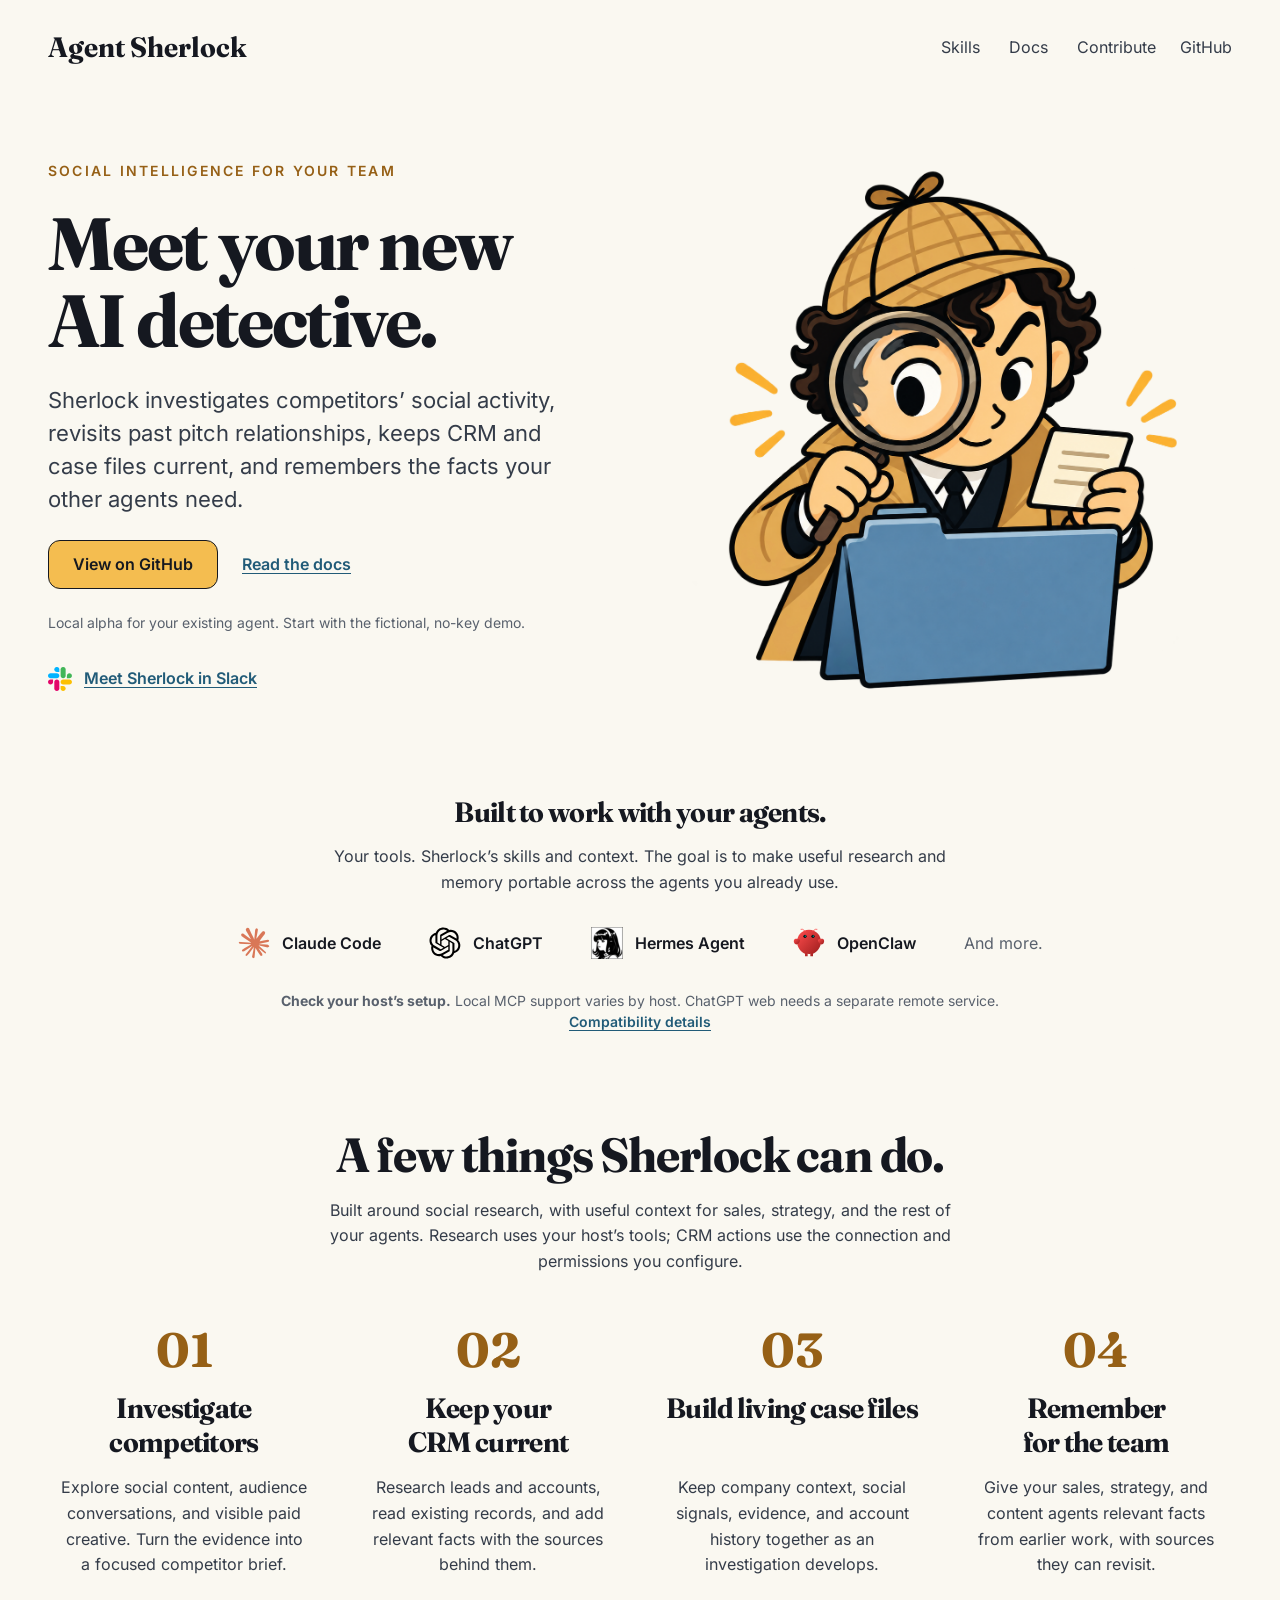
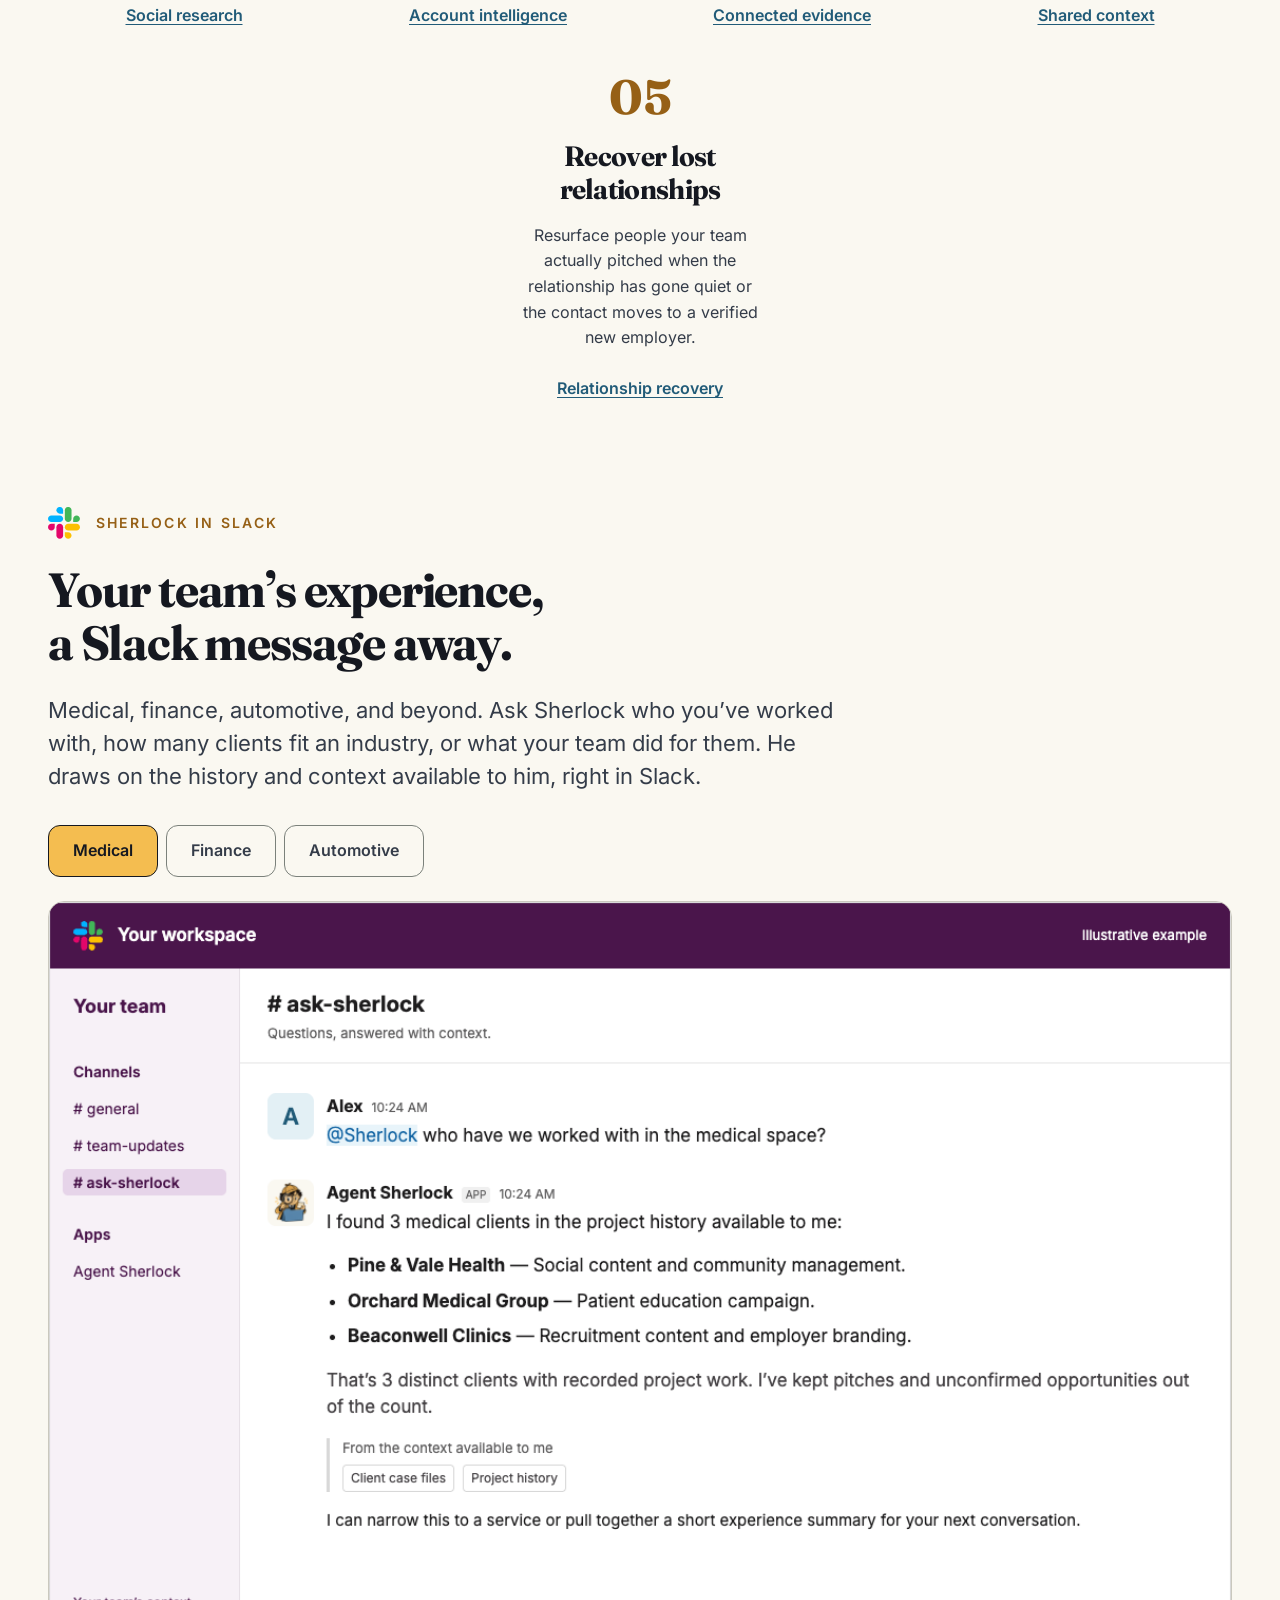
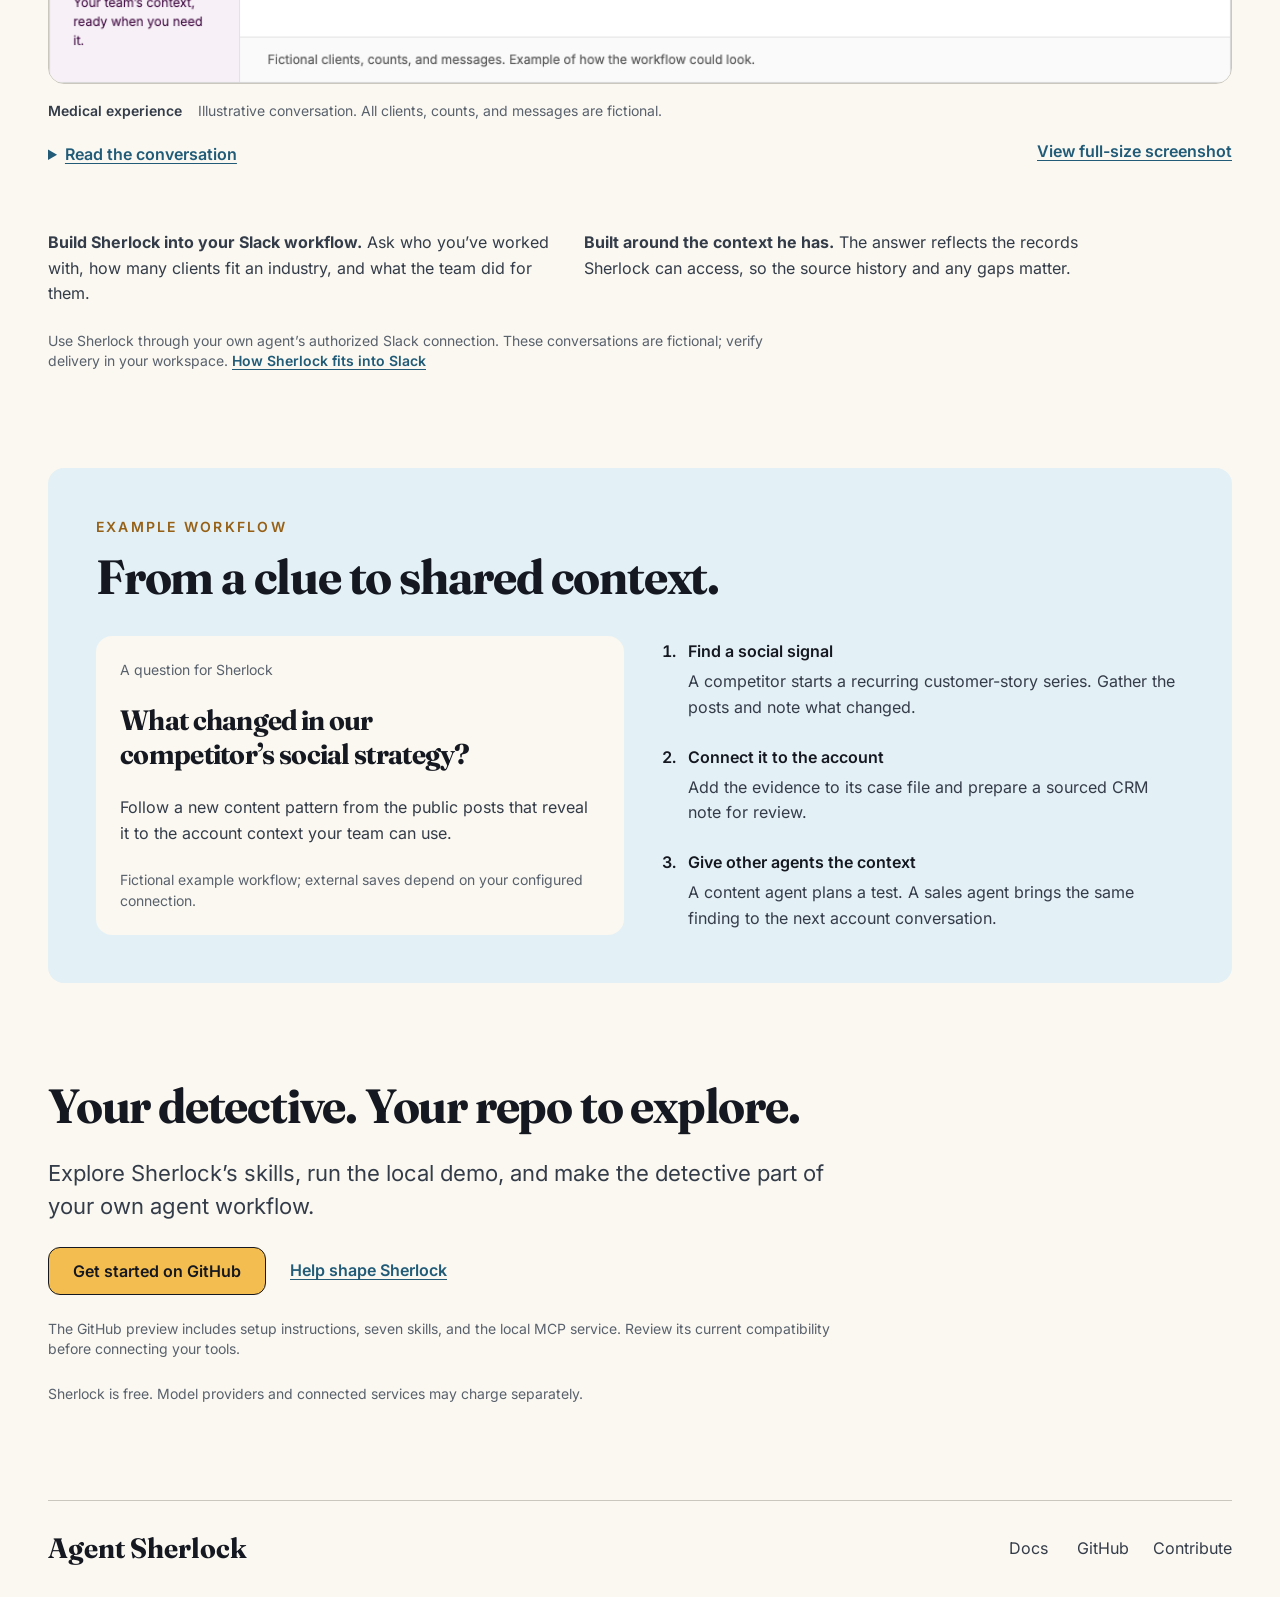
<file: public-facing/index.html>
<!doctype html>
<html lang="en">
  <head>
    <meta charset="utf-8" />
    <meta name="viewport" content="width=device-width, initial-scale=1" />
    <meta name="description" content="Meet Agent Sherlock: an AI detective for social competitor research, past pitch relationships, account context, and shared memory for your team of agents. Local skills and MCP preview." />
    <title>Agent Sherlock — Social intelligence for your team</title>
    <link rel="icon" href="data:," />
    <link rel="stylesheet" href="assets/styles/fonts.css" />
    <link rel="stylesheet" href="assets/styles/tokens.css" />
    <link rel="stylesheet" href="assets/styles/components.css" />
    <link rel="stylesheet" href="styles.css" />
    <script src="assets/examples/slack-examples.js" defer></script>
    <script src="slack-gallery.js" defer></script>
  </head>
  <body class="sherlock">
    <a class="sherlock-skip-link" href="#main">Skip to content</a>
    <header class="sherlock-container sherlock-nav site-header">
      <a class="sherlock-brand" href="index.html" aria-label="Agent Sherlock home"><span>Agent Sherlock</span></a>
      <nav aria-label="Primary navigation">
        <ul class="sherlock-nav-list">
          <li><a class="sherlock-nav-link" href="#capabilities">Skills</a></li>
          <li><a class="sherlock-nav-link" href="docs.html">Docs</a></li>
          <li><a class="sherlock-nav-link" href="docs.html#contribute">Contribute</a></li>
          <li><a class="sherlock-nav-link" href="https://github.com/keithsol91/agent-sherlock">GitHub</a></li>
        </ul>
      </nav>
    </header>

    <main id="main" tabindex="-1">
      <section class="sherlock-hero sherlock-container" aria-labelledby="hero-title">
        <div class="sherlock-hero-copy">
          <p class="sherlock-eyebrow">Social intelligence for your team</p>
          <h1 id="hero-title">Meet your new AI detective.</h1>
          <p class="sherlock-lead">Sherlock investigates competitors’ social activity, revisits past pitch relationships, keeps CRM and case files current, and remembers the facts your other agents need.</p>
          <div class="sherlock-actions">
            <a class="sherlock-button" href="https://github.com/keithsol91/agent-sherlock">View on GitHub</a>
            <a class="sherlock-link" href="docs.html">Read the docs</a>
          </div>
          <p class="sherlock-caption sherlock-muted">Local alpha for your existing agent. Start with the fictional, no-key demo.</p>
          <a class="slack-entry sherlock-link" href="#slack"><img src="assets/brands/slack-logo.svg" width="24" height="24" alt="" /> Meet Sherlock in Slack</a>
        </div>
        <img class="sherlock-hero-art" src="assets/sherlock-hero-candidate.png" width="1312" height="1199" alt="Sherlock examining a clue with a magnifying glass behind a blue case folder" fetchpriority="high" />
      </section>

      <section id="agents" class="sherlock-section sherlock-container agent-compatibility" aria-labelledby="agents-title">
        <h2 id="agents-title">Built to work with your agents.</h2>
        <p class="agent-compatibility-intro">Your tools. Sherlock’s skills and context. The goal is to make useful research and memory portable across the agents you already use.</p>
        <ul class="agent-logo-list" aria-label="Agent compatibility targets">
          <li><img src="assets/brands/claude-mark.png" width="32" height="32" alt="" /><span>Claude Code</span></li>
          <li><img src="assets/brands/chatgpt-mark.svg" width="32" height="32" alt="" /><span>ChatGPT</span></li>
          <li><img src="assets/brands/hermes-mark.png" width="32" height="32" alt="" /><span>Hermes Agent</span></li>
          <li><img src="assets/brands/openclaw-mark.svg" width="32" height="32" alt="" /><span>OpenClaw</span></li>
          <li class="agent-logo-more">And more.</li>
        </ul>
        <p class="sherlock-caption sherlock-muted agent-compatibility-note"><strong>Check your host’s setup.</strong> Local MCP support varies by host. ChatGPT web needs a separate remote service. <a class="sherlock-link" href="docs.html#compatibility">Compatibility details</a></p>
      </section>

      <section id="capabilities" class="sherlock-section sherlock-container" aria-labelledby="capabilities-title">
        <div class="section-intro">
          <h2 id="capabilities-title">A few things Sherlock can do.</h2>
          <p>Built around social research, with useful context for sales, strategy, and the rest of your agents. Research uses your host’s tools; CRM actions use the connection and permissions you configure.</p>
        </div>
        <ul class="sherlock-skills">
          <li class="sherlock-skill">
            <span class="skill-index" aria-hidden="true">01</span>
            <h3>Investigate competitors</h3>
            <p>Explore social content, audience conversations, and visible paid creative. Turn the evidence into a focused competitor brief.</p>
            <a class="sherlock-link skill-detail" href="docs.html#social-research">Social research</a>
          </li>
          <li class="sherlock-skill">
            <span class="skill-index" aria-hidden="true">02</span>
            <h3>Keep your CRM current</h3>
            <p>Research leads and accounts, read existing records, and add relevant facts with the sources behind them.</p>
            <a class="sherlock-link skill-detail" href="docs.html#crm">Account intelligence</a>
          </li>
          <li class="sherlock-skill">
            <span class="skill-index" aria-hidden="true">03</span>
            <h3>Build living case files</h3>
            <p>Keep company context, social signals, evidence, and account history together as an investigation develops.</p>
            <a class="sherlock-link skill-detail" href="docs.html#case-files">Connected evidence</a>
          </li>
          <li class="sherlock-skill">
            <span class="skill-index" aria-hidden="true">04</span>
            <h3>Remember for the team</h3>
            <p>Give your sales, strategy, and content agents relevant facts from earlier work, with sources they can revisit.</p>
            <a class="sherlock-link skill-detail" href="docs.html#recall">Shared context</a>
          </li>
          <li id="relationships" class="sherlock-skill">
            <span class="skill-index" aria-hidden="true">05</span>
            <h3>Recover lost relationships</h3>
            <p>Resurface people your team actually pitched when the relationship has gone quiet or the contact moves to a verified new employer.</p>
            <a class="sherlock-link skill-detail" href="https://github.com/keithsol91/agent-sherlock/blob/v0.2.1a2/public-facing/documentation/relationships.md">Relationship recovery</a>
          </li>
        </ul>
      </section>

      <section id="slack" class="sherlock-section sherlock-container" aria-labelledby="slack-title">
        <div class="slack-section-heading">
          <div class="slack-brand-label"><img src="assets/brands/slack-logo.svg" width="32" height="32" alt="Slack" /><p class="sherlock-eyebrow">Sherlock in Slack</p></div>
          <h2 id="slack-title">Your team’s experience,<br class="desktop-break" /> a Slack message away.</h2>
          <p class="sherlock-lead">Medical, finance, automotive, and beyond. Ask Sherlock who you’ve worked with, how many clients fit an industry, or what your team did for them. He draws on the history and context available to him, right in Slack.</p>
        </div>
        <div id="slack-industry-picker" class="slack-industry-picker" role="group" aria-label="Choose an example industry" hidden>
          <button type="button" class="industry-button" data-industry="medical" aria-pressed="true" aria-controls="slack-example">Medical</button>
          <button type="button" class="industry-button" data-industry="finance" aria-pressed="false" aria-controls="slack-example">Finance</button>
          <button type="button" class="industry-button" data-industry="automotive" aria-pressed="false" aria-controls="slack-example">Automotive</button>
        </div>
        <figure id="slack-example" class="slack-example" aria-labelledby="slack-caption">
          <picture>
            <source id="slack-mobile-image" media="(max-width: 639px)" srcset="assets/examples/slack-medical-mobile.png" />
            <img id="slack-screenshot" class="slack-screenshot" src="assets/examples/slack-medical-desktop.png" width="1120" height="740" alt="Illustrative Slack screenshot: a teammate asks about medical experience and Sherlock lists three fictional clients and their project work." loading="lazy" />
          </picture>
          <figcaption id="slack-caption"><strong id="slack-industry-caption">Medical experience</strong><span>Illustrative conversation. All clients, counts, and messages are fictional.</span></figcaption>
        </figure>
        <p id="slack-gallery-status" class="sherlock-visually-hidden" role="status" aria-live="polite"></p>
        <div class="slack-example-details">
          <details class="slack-transcript">
            <summary>Read the conversation</summary>
            <div id="slack-transcript-copy">
              <p><strong>Alex:</strong> @Sherlock who have we worked with in the medical space?</p>
              <p><strong>Agent Sherlock:</strong> I found 3 medical clients in the project history available to me: Pine &amp; Vale Health, Orchard Medical Group, and Beaconwell Clinics.</p>
              <p>This is a fictional demonstration of recalling past client work.</p>
            </div>
          </details>
          <a id="slack-screenshot-link" class="sherlock-link" href="assets/examples/slack-medical-desktop.png">View full-size screenshot</a>
        </div>
        <noscript><p class="sherlock-caption">More screenshots: <a class="sherlock-link" href="assets/examples/slack-finance-desktop.png">Finance</a> and <a class="sherlock-link" href="assets/examples/slack-automotive-desktop.png">Automotive</a>.</p></noscript>
        <div class="slack-context-notes">
          <p><strong>Build Sherlock into your Slack workflow.</strong> Ask who you’ve worked with, how many clients fit an industry, and what the team did for them.</p>
          <p><strong>Built around the context he has.</strong> The answer reflects the records Sherlock can access, so the source history and any gaps matter.</p>
        </div>
        <p class="sherlock-caption sherlock-muted slack-availability">Use Sherlock through your own agent’s authorized Slack connection. These conversations are fictional; verify delivery in your workspace. <a class="sherlock-link" href="docs.html#slack">How Sherlock fits into Slack</a></p>
      </section>

      <section id="workflow" class="sherlock-section sherlock-container" aria-labelledby="workflow-title">
        <div class="sherlock-case-panel">
          <div class="workflow-heading">
            <p class="sherlock-eyebrow">Example workflow</p>
            <h2 id="workflow-title">From a clue to shared context.</h2>
          </div>
          <div class="example-question">
            <p class="sherlock-caption sherlock-muted">A question for Sherlock</p>
            <h3>What changed in our competitor’s social strategy?</h3>
            <p>Follow a new content pattern from the public posts that reveal it to the account context your team can use.</p>
            <p class="sherlock-caption sherlock-muted">Fictional example workflow; external saves depend on your configured connection.</p>
          </div>
          <ol class="workflow-steps">
            <li>
              <h3>Find a social signal</h3>
              <p>A competitor starts a recurring customer-story series. Gather the posts and note what changed.</p>
            </li>
            <li>
              <h3>Connect it to the account</h3>
              <p>Add the evidence to its case file and prepare a sourced CRM note for review.</p>
            </li>
            <li>
              <h3>Give other agents the context</h3>
              <p>A content agent plans a test. A sales agent brings the same finding to the next account conversation.</p>
            </li>
          </ol>
        </div>
      </section>

      <section id="open-source" class="sherlock-section sherlock-container participation" aria-labelledby="open-source-title">
        <div class="sherlock-stack">
          <h2 id="open-source-title">Your detective. Your repo to explore.</h2>
          <p class="sherlock-lead">Explore Sherlock’s skills, run the local demo, and make the detective part of your own agent workflow.</p>
          <div class="sherlock-actions">
            <a class="sherlock-button" href="https://github.com/keithsol91/agent-sherlock">Get started on GitHub</a>
            <a class="sherlock-link" href="docs.html#contribute">Help shape Sherlock</a>
          </div>
          <p class="sherlock-caption sherlock-muted">The GitHub preview includes setup instructions, seven skills, and the local MCP service. Review its current compatibility before connecting your tools.</p>
          <p class="sherlock-caption sherlock-muted">Sherlock is free. Model providers and connected services may charge separately.</p>
        </div>
      </section>
    </main>

    <footer class="sherlock-footer sherlock-container">
      <a class="sherlock-brand" href="index.html"><span>Agent Sherlock</span></a>
      <nav aria-label="Footer navigation">
        <ul class="sherlock-nav-list">
          <li><a class="sherlock-nav-link" href="docs.html">Docs</a></li>
          <li><a class="sherlock-nav-link" href="https://github.com/keithsol91/agent-sherlock">GitHub</a></li>
          <li><a class="sherlock-nav-link" href="docs.html#contribute">Contribute</a></li>
        </ul>
      </nav>
    </footer>
  </body>
</html>
</file>
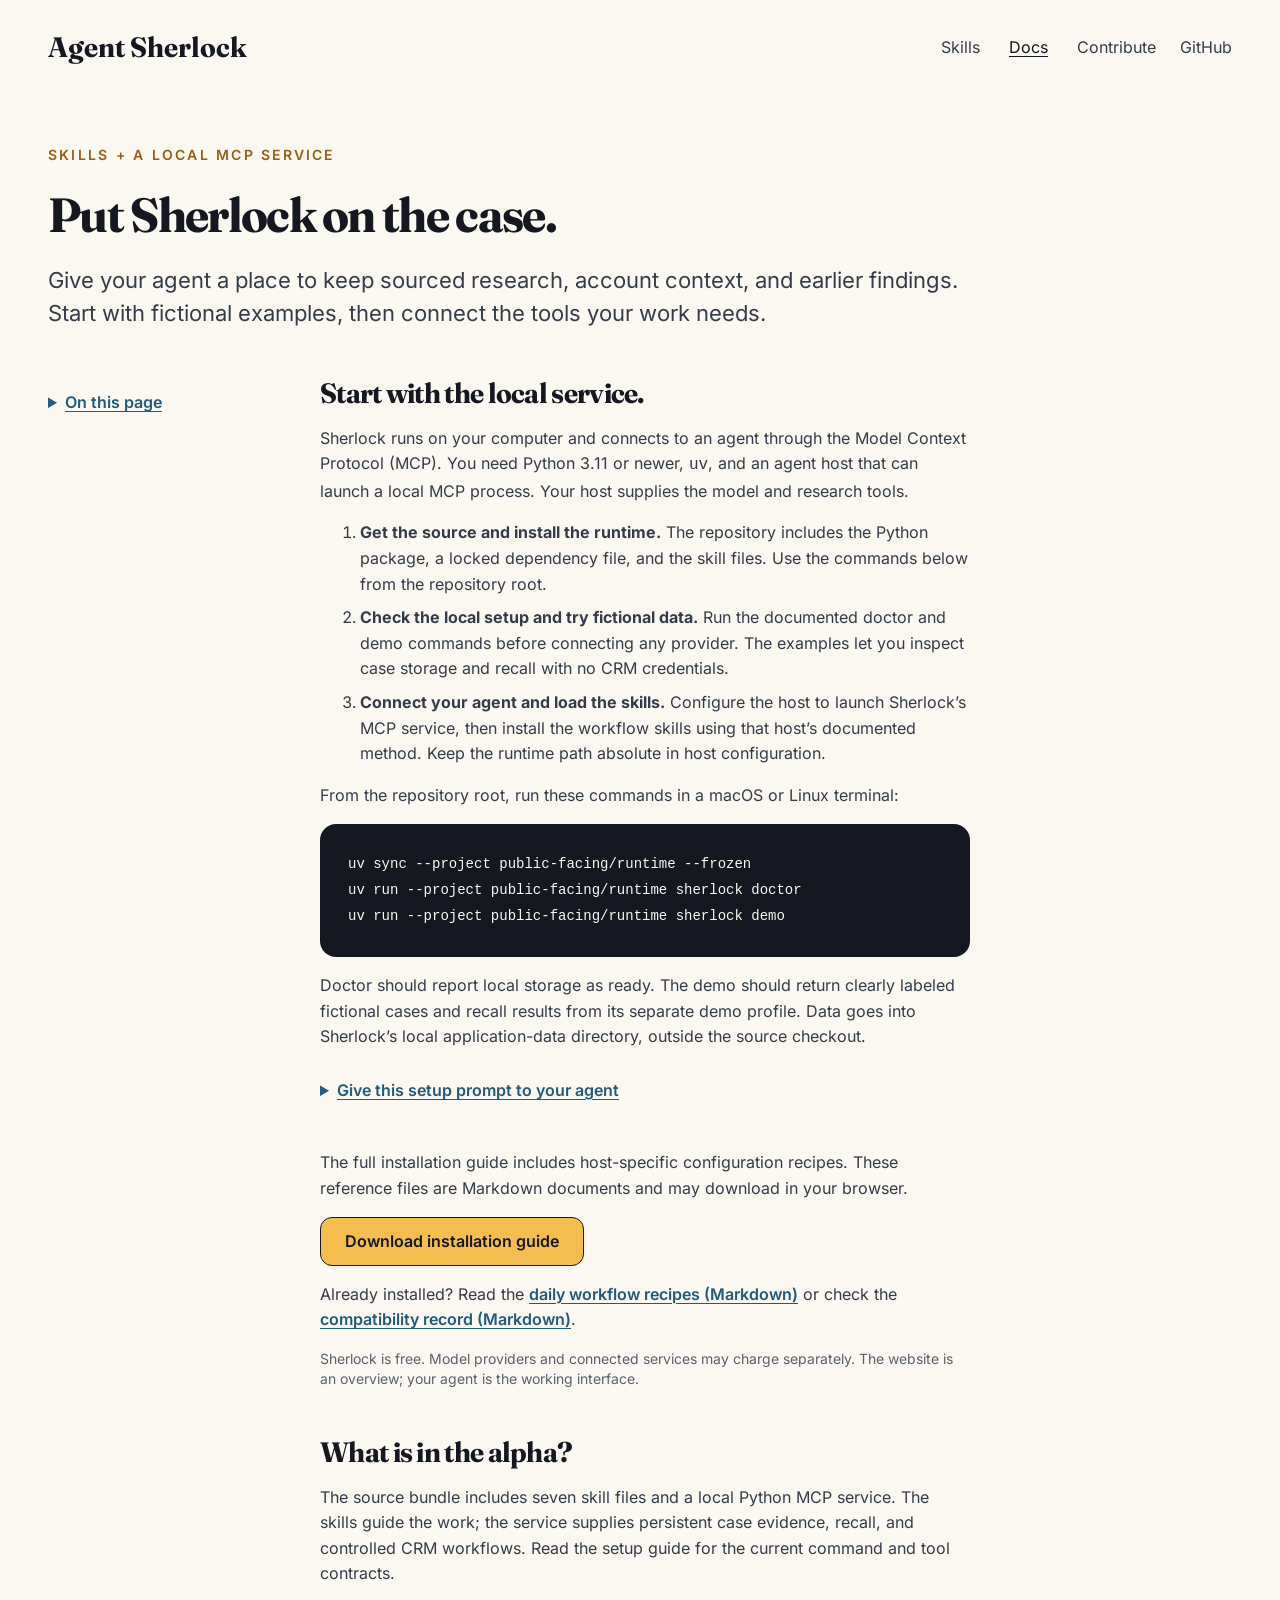
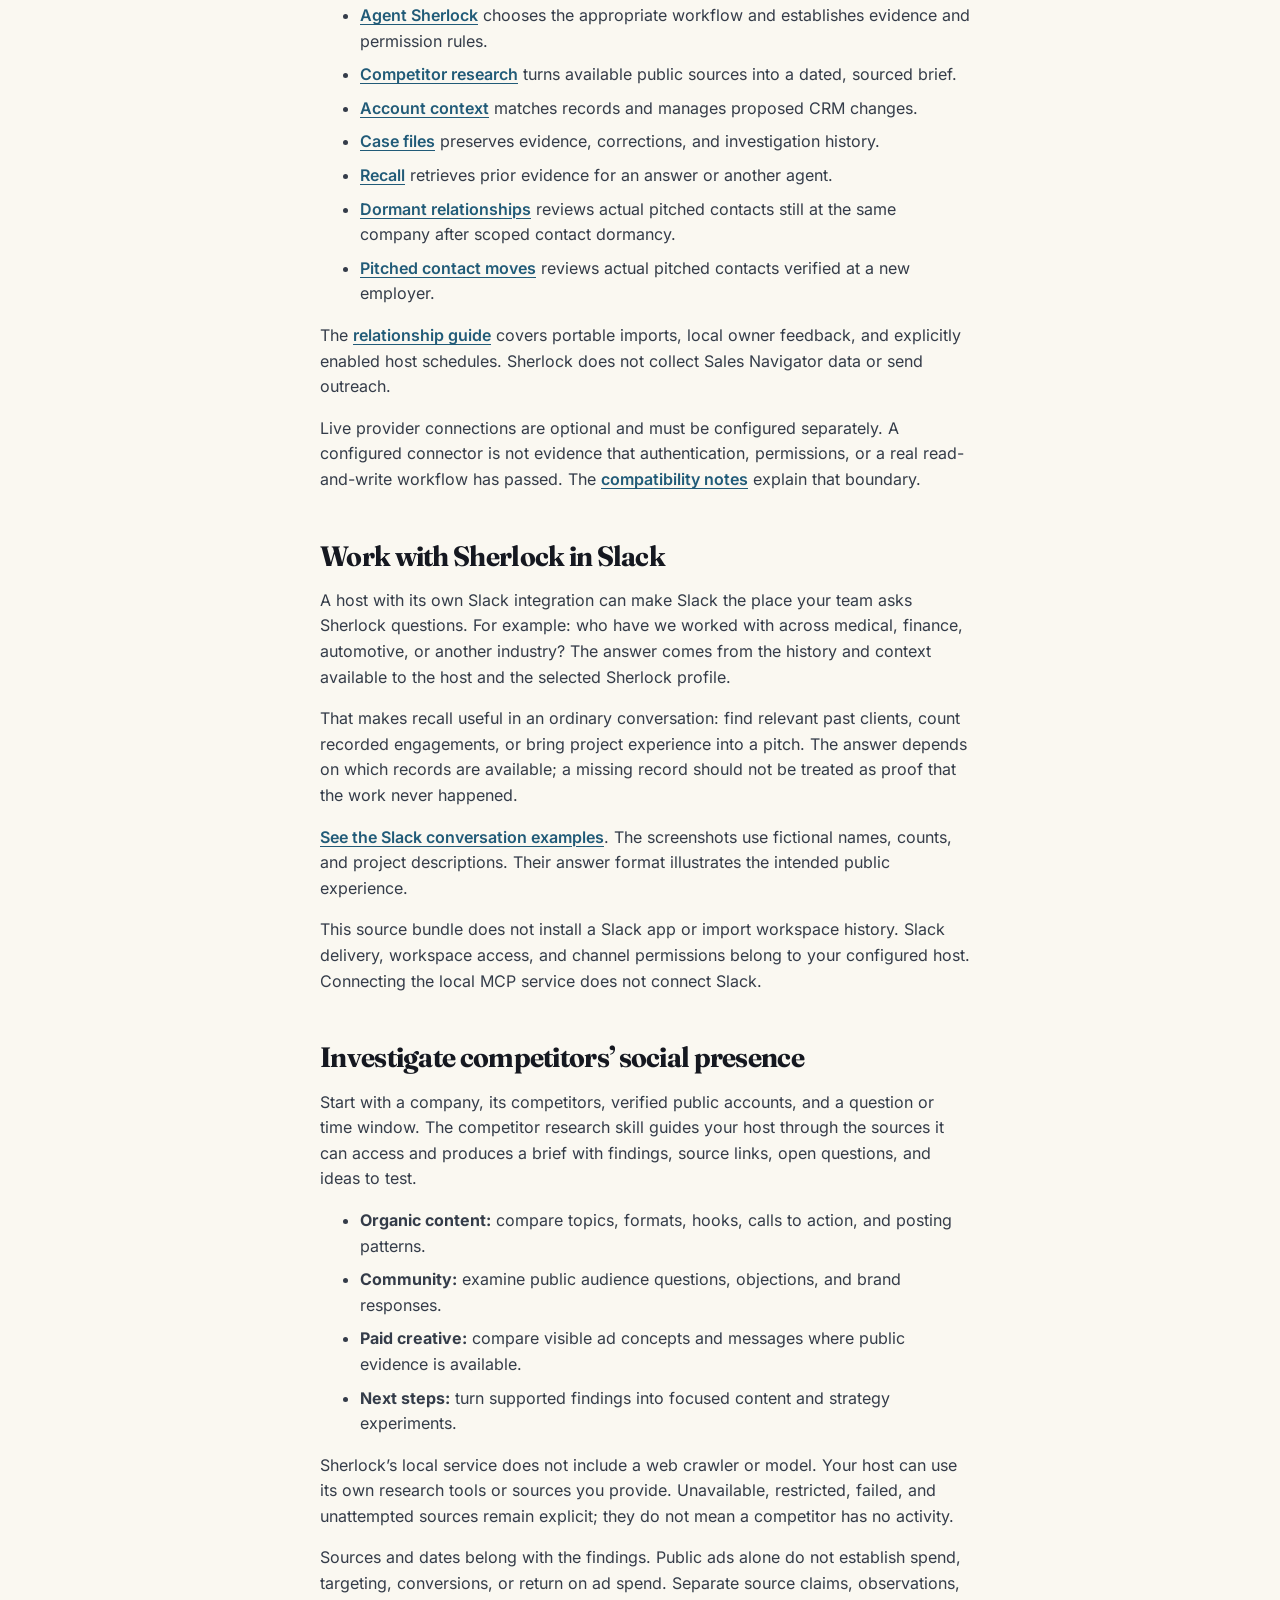
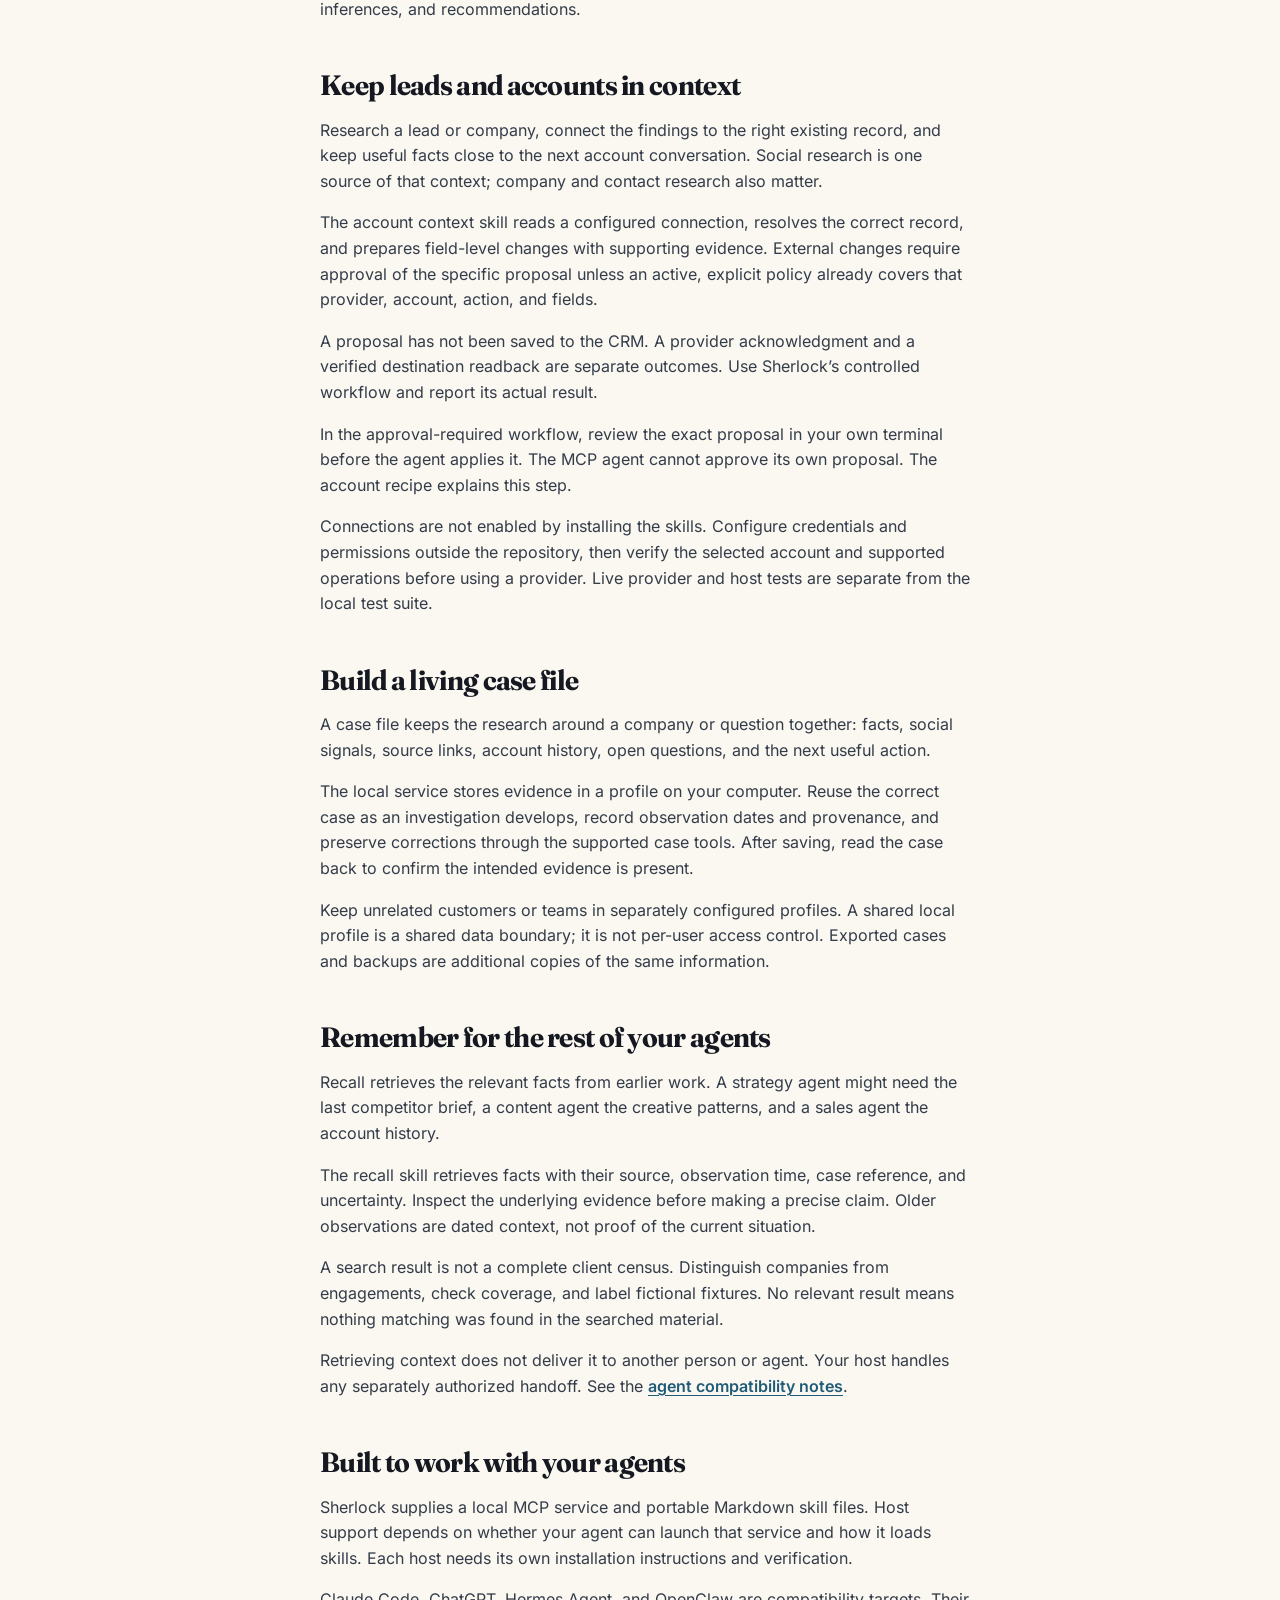
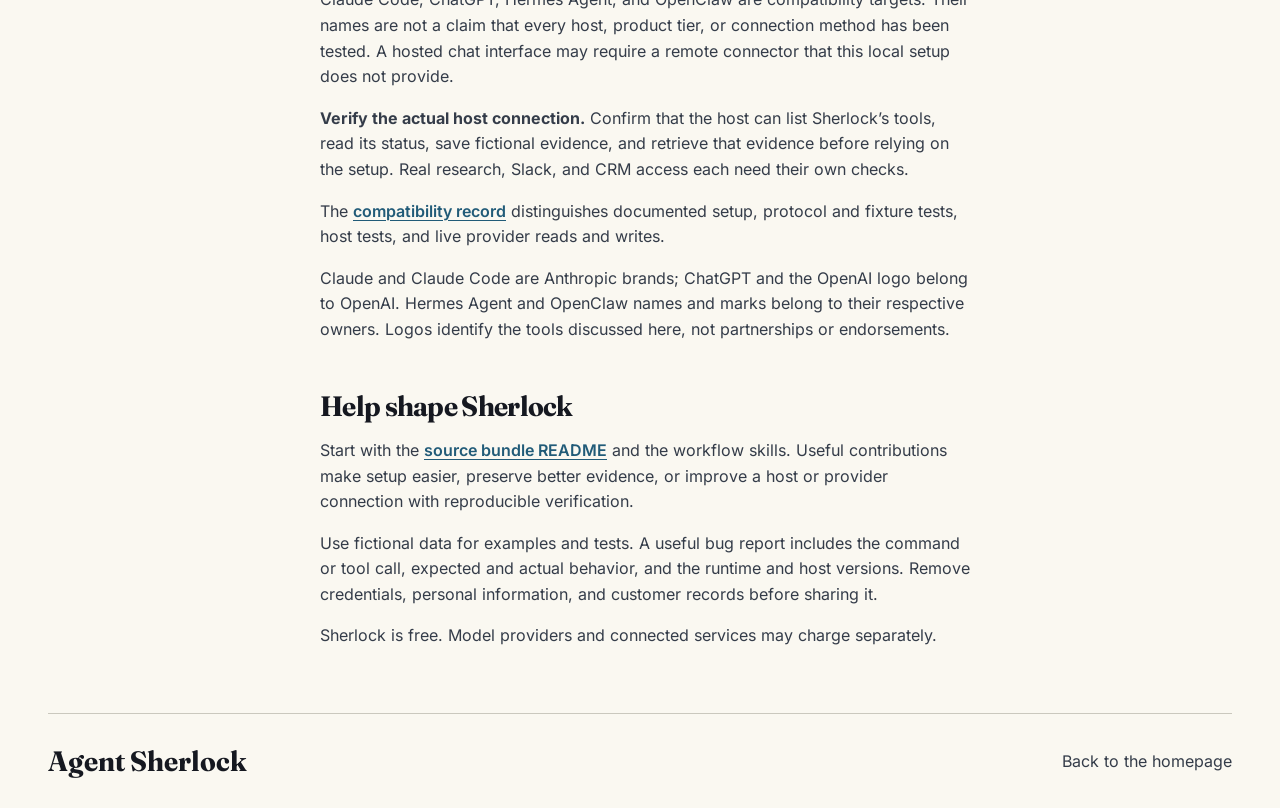
<file: public-facing/docs.html>
<!doctype html>
<html lang="en">
  <head>
    <meta charset="utf-8" />
    <meta name="viewport" content="width=device-width, initial-scale=1" />
    <meta name="description" content="Set up Agent Sherlock’s skills and local MCP service for sourced competitor research, account context, living case files, and recall." />
    <title>Setup &amp; docs — Agent Sherlock</title>
    <link rel="icon" href="data:," />
    <link rel="stylesheet" href="assets/styles/fonts.css" />
    <link rel="stylesheet" href="assets/styles/tokens.css" />
    <link rel="stylesheet" href="assets/styles/components.css" />
    <link rel="stylesheet" href="styles.css" />
  </head>
  <body class="sherlock">
    <a class="sherlock-skip-link" href="#main">Skip to content</a>
    <header class="sherlock-container sherlock-nav site-header">
      <a class="sherlock-brand" href="index.html"><span>Agent Sherlock</span></a>
      <nav aria-label="Primary navigation">
        <ul class="sherlock-nav-list">
          <li><a class="sherlock-nav-link" href="index.html#capabilities">Skills</a></li>
          <li><a class="sherlock-nav-link" href="docs.html" aria-current="page">Docs</a></li>
          <li><a class="sherlock-nav-link" href="#contribute">Contribute</a></li>
          <li><a class="sherlock-nav-link" href="https://github.com/keithsol91/agent-sherlock">GitHub</a></li>
        </ul>
      </nav>
    </header>
    <main id="main" class="sherlock-container" tabindex="-1">
      <div class="docs-header">
        <p class="sherlock-eyebrow">Skills + a local MCP service</p>
        <h1>Put Sherlock on the case.</h1>
        <p class="sherlock-lead sherlock-prose">Give your agent a place to keep sourced research, account context, and earlier findings. Start with fictional examples, then connect the tools your work needs.</p>
      </div>
      <div class="docs-layout">
        <details class="docs-contents">
          <summary>On this page</summary>
          <nav aria-label="On this page">
            <ul>
            <li><a class="sherlock-link" href="#getting-started">Get started</a></li>
            <li><a class="sherlock-link" href="#availability">What is included</a></li>
            <li><a class="sherlock-link" href="#slack">Sherlock in Slack</a></li>
            <li><a class="sherlock-link" href="#social-research">Social research</a></li>
            <li><a class="sherlock-link" href="#crm">CRM and accounts</a></li>
            <li><a class="sherlock-link" href="#case-files">Living case files</a></li>
            <li><a class="sherlock-link" href="#recall">Recall for other agents</a></li>
            <li><a class="sherlock-link" href="#compatibility">Agent compatibility</a></li>
            <li><a class="sherlock-link" href="#contribute">Contribute</a></li>
            </ul>
          </nav>
        </details>
        <div class="docs-prose">
          <section id="getting-started" aria-labelledby="getting-started-title">
            <h2 id="getting-started-title">Start with the local service.</h2>
            <p>Sherlock runs on your computer and connects to an agent through the Model Context Protocol (MCP). You need Python 3.11 or newer, <code>uv</code>, and an agent host that can launch a local MCP process. Your host supplies the model and research tools.</p>
            <ol>
              <li><strong>Get the source and install the runtime.</strong> The repository includes the Python package, a locked dependency file, and the skill files. Use the commands below from the repository root.</li>
              <li><strong>Check the local setup and try fictional data.</strong> Run the documented doctor and demo commands before connecting any provider. The examples let you inspect case storage and recall with no CRM credentials.</li>
              <li><strong>Connect your agent and load the skills.</strong> Configure the host to launch Sherlock’s MCP service, then install the workflow skills using that host’s documented method. Keep the runtime path absolute in host configuration.</li>
            </ol>
            <p>From the repository root, run these commands in a macOS or Linux terminal:</p>
            <div class="sherlock-code">
              <pre tabindex="0" role="region" aria-label="Local setup commands"><code>uv sync --project public-facing/runtime --frozen
uv run --project public-facing/runtime sherlock doctor
uv run --project public-facing/runtime sherlock demo</code></pre>
            </div>
            <p>Doctor should report local storage as ready. The demo should return clearly labeled fictional cases and recall results from its separate demo profile. Data goes into Sherlock’s local application-data directory, outside the source checkout.</p>
            <details class="docs-prompt">
              <summary>Give this setup prompt to your agent</summary>
              <p>Replace the source path with your checkout’s absolute path, then paste this into the local agent you want to use:</p>
              <div class="sherlock-code">
                <pre tabindex="0" role="region" aria-label="Agent setup prompt"><code>Set up Agent Sherlock from
/absolute/path/to/Agent Sherlock/public-facing.
Read documentation/install.md, compatibility.md,
and permissions.md in its documentation folder.
Use a private data directory outside the checkout.
Run doctor and the fictional no-provider demo.
Register its local stdio MCP service with this host
and install all seven skills using this host's
supported method. Preserve unrelated settings
and existing skill files; show conflicts first.
Verify tool discovery and case save/read/recall
in a test profile, and report what passed.
Keep CRM approval required. Do not connect a
provider, enable autosave, or publish anything.</code></pre>
              </div>
            </details>
            <p>The full installation guide includes host-specific configuration recipes. These reference files are Markdown documents and may download in your browser.</p>
            <p><a class="sherlock-button" href="documentation/install.md" download>Download installation guide</a></p>
            <p>Already installed? Read the <a class="sherlock-link" href="documentation/daily-recipes.md">daily workflow recipes (Markdown)</a> or check the <a class="sherlock-link" href="documentation/compatibility.md">compatibility record (Markdown)</a>.</p>
            <p class="sherlock-caption sherlock-muted">Sherlock is free. Model providers and connected services may charge separately. The website is an overview; your agent is the working interface.</p>
          </section>
          <section id="availability" aria-labelledby="availability-title">
            <h2 id="availability-title">What is in the alpha?</h2>
            <p>The source bundle includes seven skill files and a local Python MCP service. The skills guide the work; the service supplies persistent case evidence, recall, and controlled CRM workflows. Read the setup guide for the current command and tool contracts.</p>
            <ul>
              <li><a class="sherlock-link" href="skills/agent-sherlock/SKILL.md">Agent Sherlock</a> chooses the appropriate workflow and establishes evidence and permission rules.</li>
              <li><a class="sherlock-link" href="skills/sherlock-competitor-research/SKILL.md">Competitor research</a> turns available public sources into a dated, sourced brief.</li>
              <li><a class="sherlock-link" href="skills/sherlock-account-context/SKILL.md">Account context</a> matches records and manages proposed CRM changes.</li>
              <li><a class="sherlock-link" href="skills/sherlock-case-files/SKILL.md">Case files</a> preserves evidence, corrections, and investigation history.</li>
              <li><a class="sherlock-link" href="skills/sherlock-recall/SKILL.md">Recall</a> retrieves prior evidence for an answer or another agent.</li>
              <li><a class="sherlock-link" href="skills/sherlock-dormant-relationships/SKILL.md">Dormant relationships</a> reviews actual pitched contacts still at the same company after scoped contact dormancy.</li>
              <li><a class="sherlock-link" href="skills/sherlock-pitched-contact-moves/SKILL.md">Pitched contact moves</a> reviews actual pitched contacts verified at a new employer.</li>
            </ul>
            <p>The <a class="sherlock-link" href="documentation/relationships.md">relationship guide</a> covers portable imports, local owner feedback, and explicitly enabled host schedules. Sherlock does not collect Sales Navigator data or send outreach.</p>
            <p>Live provider connections are optional and must be configured separately. A configured connector is not evidence that authentication, permissions, or a real read-and-write workflow has passed. The <a class="sherlock-link" href="#compatibility">compatibility notes</a> explain that boundary.</p>
          </section>
          <section id="slack" aria-labelledby="slack-docs-title">
            <h2 id="slack-docs-title">Work with Sherlock in Slack</h2>
            <p>A host with its own Slack integration can make Slack the place your team asks Sherlock questions. For example: who have we worked with across medical, finance, automotive, or another industry? The answer comes from the history and context available to the host and the selected Sherlock profile.</p>
            <p>That makes recall useful in an ordinary conversation: find relevant past clients, count recorded engagements, or bring project experience into a pitch. The answer depends on which records are available; a missing record should not be treated as proof that the work never happened.</p>
            <p><a class="sherlock-link" href="index.html#slack">See the Slack conversation examples</a>. The screenshots use fictional names, counts, and project descriptions. Their answer format illustrates the intended public experience.</p>
            <p>This source bundle does not install a Slack app or import workspace history. Slack delivery, workspace access, and channel permissions belong to your configured host. Connecting the local MCP service does not connect Slack.</p>
          </section>
          <section id="social-research" aria-labelledby="social-title">
            <h2 id="social-title">Investigate competitors’ social presence</h2>
            <p>Start with a company, its competitors, verified public accounts, and a question or time window. The competitor research skill guides your host through the sources it can access and produces a brief with findings, source links, open questions, and ideas to test.</p>
            <ul>
              <li><strong>Organic content:</strong> compare topics, formats, hooks, calls to action, and posting patterns.</li>
              <li><strong>Community:</strong> examine public audience questions, objections, and brand responses.</li>
              <li><strong>Paid creative:</strong> compare visible ad concepts and messages where public evidence is available.</li>
              <li><strong>Next steps:</strong> turn supported findings into focused content and strategy experiments.</li>
            </ul>
            <p>Sherlock’s local service does not include a web crawler or model. Your host can use its own research tools or sources you provide. Unavailable, restricted, failed, and unattempted sources remain explicit; they do not mean a competitor has no activity.</p>
            <p>Sources and dates belong with the findings. Public ads alone do not establish spend, targeting, conversions, or return on ad spend. Separate source claims, observations, inferences, and recommendations.</p>
          </section>
          <section id="crm" aria-labelledby="crm-title">
            <h2 id="crm-title">Keep leads and accounts in context</h2>
            <p>Research a lead or company, connect the findings to the right existing record, and keep useful facts close to the next account conversation. Social research is one source of that context; company and contact research also matter.</p>
            <p>The account context skill reads a configured connection, resolves the correct record, and prepares field-level changes with supporting evidence. External changes require approval of the specific proposal unless an active, explicit policy already covers that provider, account, action, and fields.</p>
            <p>A proposal has not been saved to the CRM. A provider acknowledgment and a verified destination readback are separate outcomes. Use Sherlock’s controlled workflow and report its actual result.</p>
            <p>In the approval-required workflow, review the exact proposal in your own terminal before the agent applies it. The MCP agent cannot approve its own proposal. The account recipe explains this step.</p>
            <p>Connections are not enabled by installing the skills. Configure credentials and permissions outside the repository, then verify the selected account and supported operations before using a provider. Live provider and host tests are separate from the local test suite.</p>
          </section>
          <section id="case-files" aria-labelledby="cases-title">
            <h2 id="cases-title">Build a living case file</h2>
            <p>A case file keeps the research around a company or question together: facts, social signals, source links, account history, open questions, and the next useful action.</p>
            <p>The local service stores evidence in a profile on your computer. Reuse the correct case as an investigation develops, record observation dates and provenance, and preserve corrections through the supported case tools. After saving, read the case back to confirm the intended evidence is present.</p>
            <p>Keep unrelated customers or teams in separately configured profiles. A shared local profile is a shared data boundary; it is not per-user access control. Exported cases and backups are additional copies of the same information.</p>
          </section>
          <section id="recall" aria-labelledby="recall-title">
            <h2 id="recall-title">Remember for the rest of your agents</h2>
            <p>Recall retrieves the relevant facts from earlier work. A strategy agent might need the last competitor brief, a content agent the creative patterns, and a sales agent the account history.</p>
            <p>The recall skill retrieves facts with their source, observation time, case reference, and uncertainty. Inspect the underlying evidence before making a precise claim. Older observations are dated context, not proof of the current situation.</p>
            <p>A search result is not a complete client census. Distinguish companies from engagements, check coverage, and label fictional fixtures. No relevant result means nothing matching was found in the searched material.</p>
            <p>Retrieving context does not deliver it to another person or agent. Your host handles any separately authorized handoff. See the <a class="sherlock-link" href="#compatibility">agent compatibility notes</a>.</p>
          </section>
          <section id="compatibility" aria-labelledby="compatibility-title">
            <h2 id="compatibility-title">Built to work with your agents</h2>
            <p>Sherlock supplies a local MCP service and portable Markdown skill files. Host support depends on whether your agent can launch that service and how it loads skills. Each host needs its own installation instructions and verification.</p>
            <p>Claude Code, ChatGPT, Hermes Agent, and OpenClaw are compatibility targets. Their names are not a claim that every host, product tier, or connection method has been tested. A hosted chat interface may require a remote connector that this local setup does not provide.</p>
            <p><strong>Verify the actual host connection.</strong> Confirm that the host can list Sherlock’s tools, read its status, save fictional evidence, and retrieve that evidence before relying on the setup. Real research, Slack, and CRM access each need their own checks.</p>
            <p>The <a class="sherlock-link" href="documentation/compatibility.md">compatibility record</a> distinguishes documented setup, protocol and fixture tests, host tests, and live provider reads and writes.</p>
            <p>Claude and Claude Code are Anthropic brands; ChatGPT and the OpenAI logo belong to OpenAI. Hermes Agent and OpenClaw names and marks belong to their respective owners. Logos identify the tools discussed here, not partnerships or endorsements.</p>
          </section>
          <section id="contribute" aria-labelledby="contribute-title">
            <h2 id="contribute-title">Help shape Sherlock</h2>
            <p>Start with the <a class="sherlock-link" href="https://github.com/keithsol91/agent-sherlock/blob/v0.2.1a2/public-facing/README.md">source bundle README</a> and the workflow skills. Useful contributions make setup easier, preserve better evidence, or improve a host or provider connection with reproducible verification.</p>
            <p>Use fictional data for examples and tests. A useful bug report includes the command or tool call, expected and actual behavior, and the runtime and host versions. Remove credentials, personal information, and customer records before sharing it.</p>
            <p>Sherlock is free. Model providers and connected services may charge separately.</p>
          </section>
        </div>
      </div>
    </main>
    <footer class="sherlock-footer sherlock-container">
      <a class="sherlock-brand" href="index.html"><span>Agent Sherlock</span></a>
      <a class="sherlock-nav-link" href="index.html">Back to the homepage</a>
    </footer>
  </body>
</html>
</file>
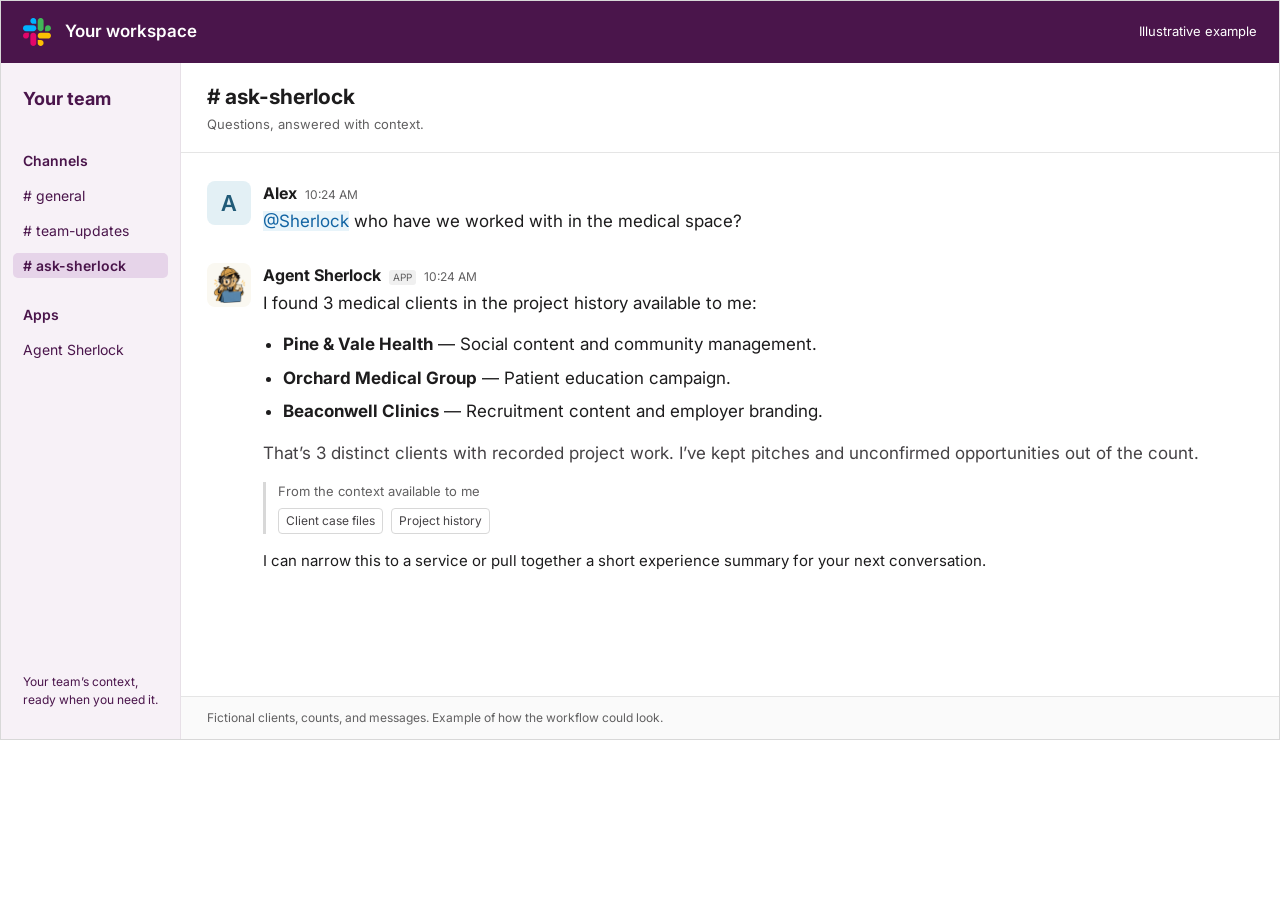
<file: public-facing/examples/slack-preview.html>
<!doctype html>
<html lang="en">
  <head>
    <meta charset="utf-8" />
    <meta name="viewport" content="width=device-width, initial-scale=1" />
    <meta name="robots" content="noindex" />
    <link rel="icon" href="data:," />
    <title>Illustrative Slack conversation — Agent Sherlock</title>
    <link rel="stylesheet" href="../assets/styles/fonts.css" />
    <link rel="stylesheet" href="slack-preview.css" />
    <script src="../assets/examples/slack-examples.js" defer></script>
    <script src="slack-preview.js" defer></script>
  </head>
  <body>
    <article class="slack-window" aria-label="Fictional Slack conversation">
      <header class="slack-topbar">
        <img src="../assets/brands/slack-logo.svg" alt="Slack" width="28" height="28" />
        <span>Your workspace</span>
        <span class="example-badge">Illustrative example</span>
      </header>
      <div class="slack-workspace">
        <aside class="slack-sidebar" aria-label="Example workspace channels">
          <strong>Your team</strong>
          <span class="sidebar-label">Channels</span>
          <span># general</span>
          <span># team-updates</span>
          <span class="selected-channel"># ask-sherlock</span>
          <span class="sidebar-label">Apps</span>
          <span>Agent Sherlock</span>
          <div class="sidebar-note">Your team’s context,<br />ready when you need it.</div>
        </aside>
        <section class="slack-thread" aria-labelledby="channel-title">
          <div class="slack-channel-header"><strong id="channel-title"># ask-sherlock</strong><span>Questions, answered with context.</span></div>
          <div class="slack-messages">
            <div class="slack-message">
              <span class="avatar human-avatar" aria-hidden="true">A</span>
              <div class="message-body"><p class="message-meta"><strong>Alex</strong><span>10:24 AM</span></p><p id="question"></p></div>
            </div>
            <div class="slack-message">
              <img class="avatar bot-avatar" src="../assets/sherlock-hero-candidate.png" alt="" width="44" height="44" />
              <div class="message-body">
                <p class="message-meta"><strong>Agent Sherlock</strong><span class="app-badge">APP</span><span>10:24 AM</span></p>
                <p id="answer"></p>
                <ul id="client-list"></ul>
                <p id="answer-note"></p>
                <div class="source-notes"><span>From the context available to me</span><div id="sources"></div></div>
                <p id="next-step"></p>
              </div>
            </div>
          </div>
          <div class="slack-example-footer">Fictional clients, counts, and messages. Example of how the workflow could look.</div>
        </section>
      </div>
    </article>
  </body>
</html>
</file>
<file: public-facing/assets/styles/fonts.css>
/* Self-hosted upstream variable font files. See ../fonts/README.md and OFLs. */
@font-face {
  font-family: "Fraunces";
  src: url("../fonts/Fraunces-variable.ttf") format("truetype");
  font-style: normal;
  font-weight: 100 900;
  font-display: swap;
}

@font-face {
  font-family: "Inter";
  src: url("../fonts/Inter-variable.ttf") format("truetype");
  font-style: normal;
  font-weight: 100 900;
  font-display: swap;
}

/* These declarations load fonts only. Heading/body rules live in components.css. */
</file>
<file: public-facing/assets/styles/tokens.css>
/* Agent Sherlock v1.0 — implementation values, not sampled source measurements.
 * Load fonts.css, then tokens.css, then components.css.
 * Font binaries are registered separately; no network import is required.
 */
:root {
  --sherlock-palette-blue: #527A91;
  --sherlock-palette-blue-soft: #E3F0F5;
  --sherlock-palette-body: #343C49;
  --sherlock-palette-control-border: #7B817B;
  --sherlock-palette-cream: #FAF8F1;
  --sherlock-palette-gold: #F4BD50;
  --sherlock-palette-gold-hover: #E6A83B;
  --sherlock-palette-ink: #151820;
  --sherlock-palette-line: #CAC8BE;
  --sherlock-palette-link: #215B78;
  --sherlock-palette-muted: #59616D;
  --sherlock-palette-ochre: #966016;
  --sherlock-palette-red: #A2342B;
  --sherlock-palette-red-soft: #FAE9E4;
  --sherlock-palette-sage: #537764;
  --sherlock-palette-sage-soft: #E8F0E8;
  --sherlock-palette-white: #FFFFFF;
  --sherlock-palette-coat: #CEA164;
  --sherlock-palette-skin: #EFC58E;
  --sherlock-color-page: var(--sherlock-palette-cream);
  --sherlock-color-surface: var(--sherlock-palette-white);
  --sherlock-color-text: var(--sherlock-palette-body);
  --sherlock-color-heading: var(--sherlock-palette-ink);
  --sherlock-color-muted: var(--sherlock-palette-muted);
  --sherlock-color-link: var(--sherlock-palette-link);
  --sherlock-color-primary: var(--sherlock-palette-gold);
  --sherlock-color-primary-hover: var(--sherlock-palette-gold-hover);
  --sherlock-color-primary-text: var(--sherlock-palette-ink);
  --sherlock-color-primary-border: var(--sherlock-palette-ink);
  --sherlock-color-border-decorative: var(--sherlock-palette-line);
  --sherlock-color-border-control: var(--sherlock-palette-control-border);
  --sherlock-color-focus: var(--sherlock-palette-link);
  --sherlock-color-panel: var(--sherlock-palette-blue-soft);
  --sherlock-color-info-accent: var(--sherlock-palette-blue);
  --sherlock-color-info-text: var(--sherlock-palette-body);
  --sherlock-color-success-surface: var(--sherlock-palette-sage-soft);
  --sherlock-color-success-accent: var(--sherlock-palette-sage);
  --sherlock-color-success-text: var(--sherlock-palette-body);
  --sherlock-color-danger-surface: var(--sherlock-palette-red-soft);
  --sherlock-color-danger-accent: var(--sherlock-palette-red);
  --sherlock-color-danger-text: var(--sherlock-palette-red);
  --sherlock-color-warning-text: var(--sherlock-palette-ochre);
  --sherlock-color-code-surface: var(--sherlock-palette-ink);
  --sherlock-color-code-text: var(--sherlock-palette-cream);
  --sherlock-color-disabled-surface: var(--sherlock-palette-line);
  --sherlock-color-disabled-text: var(--sherlock-palette-body);
  --sherlock-font-display: "Fraunces", Georgia, "Times New Roman", serif;
  --sherlock-font-body: "Inter", system-ui, -apple-system, BlinkMacSystemFont, "Segoe UI", sans-serif;
  --sherlock-font-code: ui-monospace, SFMono-Regular, Menlo, Monaco, Consolas, "Liberation Mono", monospace;
  --sherlock-weight-regular: 400;
  --sherlock-weight-semibold: 600;
  --sherlock-weight-display: 700;
  --sherlock-type-hero: clamp(2.75rem, 1.1rem + 4.4vw, 5rem);
  --sherlock-type-h2: clamp(2rem, 1.33rem + 2.23vw, 3rem);
  --sherlock-type-h3: clamp(1.5rem, 1.33rem + 0.56vw, 1.75rem);
  --sherlock-type-lead: clamp(1.25rem, 1.14rem + 0.36vw, 1.375rem);
  --sherlock-type-body: 1rem;
  --sherlock-type-caption: 0.875rem;
  --sherlock-type-minimum: 0.75rem;
  --sherlock-leading-hero: 1.04;
  --sherlock-leading-heading: 1.12;
  --sherlock-leading-subheading: 1.2;
  --sherlock-leading-body: 1.6;
  --sherlock-leading-lead: 1.5;
  --sherlock-leading-caption: 1.45;
  --sherlock-tracking-hero: -0.035em;
  --sherlock-tracking-heading: -0.025em;
  --sherlock-tracking-eyebrow: 0.16em;
  --sherlock-space-0: 0px;
  --sherlock-space-4: 4px;
  --sherlock-space-8: 8px;
  --sherlock-space-12: 12px;
  --sherlock-space-16: 16px;
  --sherlock-space-24: 24px;
  --sherlock-space-32: 32px;
  --sherlock-space-48: 48px;
  --sherlock-space-64: 64px;
  --sherlock-space-96: 96px;
  --sherlock-space-128: 128px;
  --sherlock-layout-container: 1200px;
  --sherlock-layout-prose: 65ch;
  --sherlock-layout-gutter-mobile: 24px;
  --sherlock-layout-gutter-tablet: 32px;
  --sherlock-layout-gutter-desktop: 48px;
  --sherlock-layout-grid-gap-mobile: 24px;
  --sherlock-layout-grid-gap-tablet: 24px;
  --sherlock-layout-grid-gap-desktop: 32px;
  --sherlock-layout-section-mobile: 64px;
  --sherlock-layout-section-desktop: 96px;
  --sherlock-layout-hero-copy: 12ch;
  --sherlock-breakpoint-small: 640px;
  --sherlock-breakpoint-medium: 960px;
  --sherlock-breakpoint-large: 1280px;
  --sherlock-radius-control: 8px;
  --sherlock-radius-button: 12px;
  --sherlock-radius-panel: 16px;
  --sherlock-radius-pill: 999px;
  --sherlock-border-width: 1px;
  --sherlock-focus-width: 3px;
  --sherlock-focus-offset: 3px;
  --sherlock-size-control: 48px;
  --sherlock-size-control-compact: 44px;
  --sherlock-size-icon: 20px;
  --sherlock-motion-fast: 120ms;
  --sherlock-motion-standard: 180ms;
  --sherlock-motion-slow: 240ms;
  --sherlock-motion-ease: cubic-bezier(0.2, 0, 0, 1);
  --sherlock-shadow-panel: 0 4px 0 rgb(21 24 32 / 0.04);
}
</file>
<file: public-facing/assets/styles/components.css>
/* Agent Sherlock v1.0. Load fonts.css → tokens.css → components.css.
 * Opt-in starter styles. Interactions, routing, data, and validation are
 * the implementation agent's responsibility; CSS does not provide them.
 */
.sherlock {
  box-sizing: border-box;
  background: var(--sherlock-color-page);
  color: var(--sherlock-color-text);
  font-family: var(--sherlock-font-body);
  font-size: var(--sherlock-type-body);
  font-weight: var(--sherlock-weight-regular);
  line-height: var(--sherlock-leading-body);
  font-optical-sizing: none;
  font-variation-settings: "opsz" 14;
  overflow-wrap: break-word;
}
.sherlock *, .sherlock *::before, .sherlock *::after { box-sizing: inherit; }
.sherlock img, .sherlock svg { max-width: 100%; }
.sherlock img { display: block; height: auto; }
.sherlock :where(button, input, textarea, select) { font: inherit; color: inherit; }
.sherlock [hidden] { display: none !important; }
.sherlock :where(h1, h2, h3, p, ul, ol, figure, pre) { margin-block: 0; }
.sherlock :where(h1, h2, h3), .sherlock-display, .sherlock-brand span {
  color: var(--sherlock-color-heading);
  font-family: var(--sherlock-font-display);
  font-weight: var(--sherlock-weight-display);
  font-optical-sizing: none;
  font-variation-settings: "opsz" 72, "SOFT" 0, "WONK" 0;
}
.sherlock h1, .sherlock-hero-title {
  max-width: var(--sherlock-layout-hero-copy);
  font-size: var(--sherlock-type-hero);
  line-height: var(--sherlock-leading-hero);
  letter-spacing: var(--sherlock-tracking-hero);
  text-wrap: balance;
}
.sherlock h2, .sherlock-section-title {
  font-size: var(--sherlock-type-h2);
  line-height: var(--sherlock-leading-heading);
  letter-spacing: var(--sherlock-tracking-heading);
  text-wrap: balance;
}
.sherlock h3, .sherlock-skill-title {
  font-size: var(--sherlock-type-h3);
  line-height: var(--sherlock-leading-subheading);
  letter-spacing: var(--sherlock-tracking-heading);
  text-wrap: balance;
}
.sherlock-lead { font-size: var(--sherlock-type-lead); line-height: var(--sherlock-leading-lead); }
.sherlock-caption { font-size: var(--sherlock-type-caption); line-height: var(--sherlock-leading-caption); }
.sherlock-muted { color: var(--sherlock-color-muted); }
.sherlock-eyebrow {
  color: var(--sherlock-color-warning-text);
  font-size: var(--sherlock-type-caption);
  font-weight: var(--sherlock-weight-semibold);
  letter-spacing: var(--sherlock-tracking-eyebrow);
  text-transform: uppercase;
}
.sherlock-prose { max-width: var(--sherlock-layout-prose); }
.sherlock-prose > * + * { margin-block-start: var(--sherlock-space-16); }
.sherlock-container {
  width: min(calc(100% - 2 * var(--sherlock-layout-gutter-mobile)), var(--sherlock-layout-container));
  margin-inline: auto;
}
.sherlock-section { padding-block-end: var(--sherlock-layout-section-mobile); }
.sherlock-stack { display: flex; flex-direction: column; gap: var(--sherlock-space-24); }
.sherlock-actions { display: flex; flex-wrap: wrap; align-items: center; gap: var(--sherlock-space-24); }
.sherlock-hero {
  display: grid;
  gap: var(--sherlock-space-32);
  align-items: center;
  padding-block: var(--sherlock-space-48) var(--sherlock-space-64);
}
.sherlock-hero > *, .sherlock-skills > *, .sherlock-case-panel > * { min-width: 0; }
.sherlock-hero-art { width: min(100%, 36rem); justify-self: center; }
.sherlock-hero-copy { display: flex; flex-direction: column; align-items: flex-start; gap: var(--sherlock-space-24); }
.sherlock-hero-copy .sherlock-lead { max-width: 38ch; }
.sherlock-skip-link {
  position: fixed;
  z-index: 100;
  inset-block-start: var(--sherlock-space-12);
  inset-inline-start: var(--sherlock-space-12);
  padding: var(--sherlock-space-12) var(--sherlock-space-16);
  transform: translateY(-200%);
  border: var(--sherlock-border-width) solid var(--sherlock-color-border-control);
  background: var(--sherlock-color-page);
  color: var(--sherlock-color-link);
}
.sherlock-skip-link:focus { transform: none; }
.sherlock :where(a, button, input, textarea, select, summary, [tabindex]):focus-visible {
  outline: var(--sherlock-focus-width) solid var(--sherlock-color-focus);
  outline-offset: var(--sherlock-focus-offset);
}
.sherlock-link {
  color: var(--sherlock-color-link);
  font-weight: var(--sherlock-weight-semibold);
  text-decoration: underline;
  text-underline-offset: 0.2em;
  text-decoration-thickness: 1px;
}
.sherlock-link:hover { text-decoration-thickness: 2px; }
.sherlock-link:visited { color: var(--sherlock-color-link); }
.sherlock-actions > .sherlock-link { display: inline-flex; align-items: center; min-height: var(--sherlock-size-control-compact); min-width: var(--sherlock-size-control-compact); }
.sherlock-link[aria-disabled="true"] { color: var(--sherlock-color-muted); cursor: not-allowed; }
.sherlock-button {
  display: inline-flex;
  justify-content: center;
  align-items: center;
  gap: var(--sherlock-space-12);
  min-height: var(--sherlock-size-control);
  max-width: 100%;
  padding: var(--sherlock-space-12) var(--sherlock-space-24);
  border: var(--sherlock-border-width) solid var(--sherlock-color-primary-border);
  border-radius: var(--sherlock-radius-button);
  background: var(--sherlock-color-primary);
  color: var(--sherlock-color-primary-text);
  font-weight: var(--sherlock-weight-semibold);
  line-height: 1.4;
  text-align: center;
  text-decoration: none;
  cursor: pointer;
  transition: background-color var(--sherlock-motion-standard) var(--sherlock-motion-ease), border-color var(--sherlock-motion-standard) var(--sherlock-motion-ease);
}
.sherlock-button:visited { color: var(--sherlock-color-primary-text); }
.sherlock-button:not(:disabled):not([aria-disabled="true"]):hover { background: var(--sherlock-color-primary-hover); }
.sherlock-button:not(:disabled):not([aria-disabled="true"]):active { box-shadow: inset 0 0 0 1px var(--sherlock-color-primary-border); }
.sherlock-button--secondary { background: transparent; border-color: var(--sherlock-color-border-control); }
.sherlock-button--secondary:not(:disabled):not([aria-disabled="true"]):hover { background: var(--sherlock-color-panel); }
.sherlock-button--compact { min-height: var(--sherlock-size-control-compact); padding-block: var(--sherlock-space-8); }
.sherlock-button--icon { width: var(--sherlock-size-control); padding: var(--sherlock-space-12); }
.sherlock-button :where(svg, img) { flex: 0 0 auto; width: var(--sherlock-size-icon); height: var(--sherlock-size-icon); }
.sherlock-button:disabled, .sherlock-button[aria-disabled="true"] {
  opacity: 1;
  border-color: var(--sherlock-color-border-control);
  background: var(--sherlock-color-disabled-surface);
  color: var(--sherlock-color-disabled-text);
  box-shadow: none;
  cursor: not-allowed;
}
.sherlock-button[aria-busy="true"] { cursor: progress; }
.sherlock-field { display: flex; flex-direction: column; gap: var(--sherlock-space-8); }
.sherlock-label { color: var(--sherlock-color-heading); font-weight: var(--sherlock-weight-semibold); }
.sherlock-input {
  width: 100%;
  min-height: var(--sherlock-size-control);
  padding: var(--sherlock-space-12) var(--sherlock-space-16);
  border: var(--sherlock-border-width) solid var(--sherlock-color-border-control);
  border-radius: var(--sherlock-radius-control);
  background: var(--sherlock-color-surface);
  color: var(--sherlock-color-text);
  transition: border-color var(--sherlock-motion-fast) var(--sherlock-motion-ease);
}
.sherlock-input::placeholder { color: var(--sherlock-color-muted); opacity: 1; }
.sherlock-input:hover:not(:disabled) { border-color: var(--sherlock-color-heading); }
.sherlock-input:focus-visible { border-color: var(--sherlock-color-focus); }
.sherlock-input[aria-invalid="true"] { border-color: var(--sherlock-color-danger-accent); }
.sherlock-input:disabled { background: var(--sherlock-color-disabled-surface); color: var(--sherlock-color-disabled-text); cursor: not-allowed; opacity: 1; }
.sherlock-input[readonly] { background: var(--sherlock-color-page); }
textarea.sherlock-input { min-height: 8rem; resize: vertical; }
.sherlock-error { color: var(--sherlock-color-danger-text); font-size: var(--sherlock-type-caption); }
.sherlock-badge {
  display: inline-flex;
  align-items: center;
  gap: var(--sherlock-space-8);
  width: fit-content;
  padding: var(--sherlock-space-4) var(--sherlock-space-12);
  border-radius: var(--sherlock-radius-pill);
  background: var(--sherlock-color-panel);
  color: var(--sherlock-color-info-text);
  font-size: var(--sherlock-type-caption);
  font-weight: var(--sherlock-weight-semibold);
  line-height: var(--sherlock-leading-caption);
}
.sherlock-badge--success { background: var(--sherlock-color-success-surface); color: var(--sherlock-color-success-text); }
.sherlock-badge--error { background: var(--sherlock-color-danger-surface); color: var(--sherlock-color-danger-text); }
.sherlock-status-icon { flex: 0 0 auto; width: var(--sherlock-size-icon); height: var(--sherlock-size-icon); color: var(--sherlock-color-info-accent); }
.sherlock-badge--success .sherlock-status-icon { color: var(--sherlock-color-success-accent); }
.sherlock-badge--error .sherlock-status-icon { color: var(--sherlock-color-danger-accent); }
.sherlock-alert {
  display: grid;
  grid-template-columns: auto minmax(0, 1fr);
  gap: var(--sherlock-space-12);
  padding: var(--sherlock-space-16);
  border-inline-start: 3px solid var(--sherlock-color-info-accent);
  border-radius: var(--sherlock-radius-control);
  background: var(--sherlock-color-panel);
  color: var(--sherlock-color-info-text);
}
.sherlock-alert--success { border-color: var(--sherlock-color-success-accent); background: var(--sherlock-color-success-surface); color: var(--sherlock-color-success-text); }
.sherlock-alert--success .sherlock-status-icon { color: var(--sherlock-color-success-accent); }
.sherlock-alert--error { border-color: var(--sherlock-color-danger-accent); background: var(--sherlock-color-danger-surface); color: var(--sherlock-color-danger-text); }
.sherlock-alert--error .sherlock-status-icon { color: var(--sherlock-color-danger-accent); }
.sherlock-skills {
  display: grid;
  grid-template-columns: minmax(0, 1fr);
  gap: var(--sherlock-layout-grid-gap-mobile);
  padding: 0;
  list-style: none;
}
.sherlock-skill { display: flex; flex-direction: column; align-items: center; gap: var(--sherlock-space-16); text-align: center; }
.sherlock-skill-art { width: min(100%, 15rem); aspect-ratio: 4 / 3; object-fit: contain; }
.sherlock-skill p { max-width: 25ch; }
.sherlock-skill-row {
  display: grid;
  grid-template-columns: minmax(4rem, 6rem) minmax(0, 1fr);
  align-items: start;
  gap: var(--sherlock-space-24);
  padding-block: var(--sherlock-space-24);
  border-block-end: var(--sherlock-border-width) solid var(--sherlock-color-border-decorative);
}
.sherlock-case-panel {
  display: grid;
  gap: var(--sherlock-space-32);
  padding: var(--sherlock-space-24);
  border-radius: var(--sherlock-radius-panel);
  background: var(--sherlock-color-panel);
}
.sherlock-case-panel > h2 { grid-column: 1 / -1; }
.sherlock-case-steps { display: flex; flex-direction: column; gap: var(--sherlock-space-24); padding: 0; list-style: none; }
.sherlock-case-step { display: grid; grid-template-columns: auto minmax(0, 1fr); align-items: center; gap: var(--sherlock-space-16); }
.sherlock-case-step--text { grid-template-columns: minmax(0, 1fr); }
.sherlock-case-step .sherlock-status-icon { width: 28px; height: 28px; }
.sherlock-case-step[data-state="complete"] .sherlock-status-icon { color: var(--sherlock-color-success-accent); }
.sherlock-case-step[data-state="error"] .sherlock-status-icon { color: var(--sherlock-color-danger-accent); }
.sherlock-case-step[data-state="pending"] .sherlock-status-icon { color: var(--sherlock-color-muted); }
.sherlock-code {
  max-width: 100%;
  padding: var(--sherlock-space-24);
  border-radius: var(--sherlock-radius-panel);
  background: var(--sherlock-color-code-surface);
  color: var(--sherlock-color-code-text);
}
.sherlock-code pre { max-width: 100%; overflow-x: auto; padding: var(--sherlock-space-4); white-space: pre; tab-size: 2; }
.sherlock-code code { font-family: var(--sherlock-font-code); font-size: var(--sherlock-type-caption); line-height: var(--sherlock-leading-body); }
.sherlock-code :focus-visible { outline-color: var(--sherlock-color-code-text); }
.sherlock-code-header { display: flex; flex-wrap: wrap; align-items: center; justify-content: space-between; gap: var(--sherlock-space-16); margin-block-end: var(--sherlock-space-16); }
.sherlock-nav {
  display: flex;
  flex-wrap: wrap;
  align-items: center;
  justify-content: space-between;
  gap: var(--sherlock-space-16) var(--sherlock-space-24);
  padding-block: var(--sherlock-space-24);
}
.sherlock-brand { display: inline-flex; align-items: center; gap: var(--sherlock-space-12); min-height: var(--sherlock-size-control); color: var(--sherlock-color-heading); text-decoration: none; }
.sherlock-brand img { width: 44px; height: 44px; object-fit: contain; }
.sherlock-brand span { font-size: var(--sherlock-type-h3); line-height: var(--sherlock-leading-subheading); }
.sherlock-nav-list { display: flex; flex-wrap: wrap; align-items: center; gap: var(--sherlock-space-8) var(--sherlock-space-24); padding: 0; list-style: none; }
.sherlock-nav-link { display: inline-flex; align-items: center; min-height: var(--sherlock-size-control-compact); min-width: var(--sherlock-size-control-compact); color: var(--sherlock-color-text); text-decoration: none; }
.sherlock-nav-link:hover, .sherlock-nav-link[aria-current="page"] { color: var(--sherlock-color-heading); text-decoration: underline; text-underline-offset: 0.2em; }
.sherlock-footer { display: flex; flex-wrap: wrap; align-items: center; justify-content: space-between; gap: var(--sherlock-space-24); margin-block-start: var(--sherlock-space-48); padding-block: var(--sherlock-space-24); border-block-start: var(--sherlock-border-width) solid var(--sherlock-color-border-decorative); }
.sherlock-visually-hidden { position: absolute; width: 1px; height: 1px; padding: 0; margin: -1px; overflow: hidden; clip-path: inset(50%); white-space: nowrap; border: 0; }
/* Breakpoints mirror tokens.json. Native CSS media queries require literals. */
@media (min-width: 640px) {
  .sherlock-container { width: min(calc(100% - 2 * var(--sherlock-layout-gutter-tablet)), var(--sherlock-layout-container)); }
  .sherlock-skills { grid-template-columns: repeat(2, minmax(0, 1fr)); gap: var(--sherlock-layout-grid-gap-tablet); }
  .sherlock-case-panel { padding: var(--sherlock-space-32); }
}
@media (min-width: 960px) {
  .sherlock-container { width: min(calc(100% - 2 * var(--sherlock-layout-gutter-desktop)), var(--sherlock-layout-container)); }
  .sherlock-section { padding-block-end: var(--sherlock-layout-section-desktop); }
  .sherlock-hero { grid-template-columns: 1fr 1fr; gap: var(--sherlock-layout-grid-gap-desktop); padding-block: var(--sherlock-space-64) var(--sherlock-space-96); }
  .sherlock-skills { grid-template-columns: repeat(4, minmax(0, 1fr)); gap: var(--sherlock-layout-grid-gap-desktop); }
  .sherlock-case-panel { grid-template-columns: 1fr 1fr; padding: var(--sherlock-space-48); align-items: center; }
}
@media (min-width: 1280px) {
  .sherlock-hero-art { width: 100%; }
}
@media (prefers-reduced-motion: reduce) {
  .sherlock *, .sherlock *::before, .sherlock *::after { animation: none !important; transition: none !important; scroll-behavior: auto !important; }
}
@media (forced-colors: active) {
  .sherlock :where(a, button, input, textarea, select, summary, [tabindex]):focus-visible { outline-color: Highlight; }
  .sherlock-button, .sherlock-input { border-color: ButtonText; }
  .sherlock-badge, .sherlock-alert { border: 1px solid CanvasText; }
  .sherlock-button:disabled, .sherlock-button[aria-disabled="true"] { border-color: GrayText; color: GrayText; }
}
</file>
<file: public-facing/styles.css>
/* Site composition consumes the bundled Agent Sherlock design foundation. */
body { margin: 0; }
html { scroll-padding-block: var(--sherlock-space-24); }
.sherlock-hero-copy h1 { max-width: min(100%, var(--sherlock-layout-hero-copy)); }
.sherlock-hero-copy > *, .example-question > *, .workflow-steps > * { min-width: 0; }
.repository-pending {
  display: flex;
  flex-wrap: wrap;
  align-items: baseline;
  gap: var(--sherlock-space-8);
  padding-block: var(--sherlock-space-12);
}
.section-intro {
  display: grid;
  gap: var(--sherlock-space-16);
  margin-block-end: var(--sherlock-space-48);
  text-align: center;
}
.section-intro p { max-width: 65ch; margin-inline: auto; }
.skill-index {
  color: var(--sherlock-palette-ochre);
  font-family: var(--sherlock-font-display);
  font-size: var(--sherlock-type-h2);
  font-weight: var(--sherlock-weight-display);
  line-height: var(--sherlock-leading-heading);
}
.skill-detail { margin-block-start: auto; min-height: var(--sherlock-size-control-compact); display: inline-flex; align-items: center; }
.workflow-heading { grid-column: 1 / -1; display: grid; gap: var(--sherlock-space-12); }
.example-question {
  display: grid;
  grid-template-columns: minmax(0, 1fr);
  gap: var(--sherlock-space-24);
  padding: var(--sherlock-space-24);
  border-radius: var(--sherlock-radius-panel);
  background: var(--sherlock-color-page);
}
.example-question h3 { max-width: 20ch; }
.workflow-steps {
  display: grid;
  grid-template-columns: minmax(0, 1fr);
  gap: var(--sherlock-space-24);
  padding-inline-start: var(--sherlock-space-24);
}
.workflow-steps li { padding-inline-start: var(--sherlock-space-8); }
.workflow-steps li::marker { color: var(--sherlock-color-heading); font-weight: var(--sherlock-weight-semibold); }
.workflow-steps h3 { font-family: var(--sherlock-font-body); font-variation-settings: "opsz" 14; font-size: var(--sherlock-type-body); font-weight: var(--sherlock-weight-semibold); letter-spacing: normal; margin-block-end: var(--sherlock-space-8); text-wrap: initial; }
.participation .sherlock-stack { max-width: 50rem; }
.sherlock-footer { margin-block-start: 0; }
.docs-header { padding-block: var(--sherlock-space-48); }
.docs-header h1 { font-size: var(--sherlock-type-h2); max-width: 22ch; }
.docs-header > * + * { margin-block-start: var(--sherlock-space-24); }
.docs-layout { display: grid; grid-template-columns: minmax(0, 1fr); gap: var(--sherlock-space-48); padding-block-end: var(--sherlock-space-64); }
.docs-layout > * { min-width: 0; }
.docs-contents ul { display: flex; flex-wrap: wrap; gap: var(--sherlock-space-8) var(--sherlock-space-24); padding: 0; list-style: none; }
.docs-contents a { display: inline-flex; align-items: center; min-height: var(--sherlock-size-control-compact); }
.docs-contents { align-self: start; }
.docs-contents summary { cursor: pointer; min-height: var(--sherlock-size-control-compact); padding-block: var(--sherlock-space-12); color: var(--sherlock-color-link); font-weight: var(--sherlock-weight-semibold); text-decoration: underline; text-underline-offset: 0.2em; }
.docs-contents[open] summary { margin-block-end: var(--sherlock-space-8); }
.docs-prompt summary { cursor: pointer; min-height: var(--sherlock-size-control-compact); padding-block: var(--sherlock-space-12); color: var(--sherlock-color-link); font-weight: var(--sherlock-weight-semibold); text-decoration: underline; text-underline-offset: 0.2em; }
.docs-prompt[open] > * + * { margin-block-start: var(--sherlock-space-16); }
.docs-prose { max-width: var(--sherlock-layout-prose); }
.docs-prose section + section { margin-block-start: var(--sherlock-space-48); }
.docs-prose section > * + * { margin-block-start: var(--sherlock-space-16); }
.docs-prose h2 { font-size: var(--sherlock-type-h3); }
.docs-prose li + li { margin-block-start: var(--sherlock-space-8); }
.slack-entry { display: inline-flex; flex-wrap: wrap; align-items: center; gap: var(--sherlock-space-12); min-height: var(--sherlock-size-control-compact); }
.slack-entry img, .slack-brand-label img { flex: 0 0 auto; }
.slack-section-heading { display: grid; grid-template-columns: minmax(0, 1fr); gap: var(--sherlock-space-24); max-width: 50rem; margin-block-end: var(--sherlock-space-32); }
.slack-section-heading > *, .slack-brand-label > p { min-width: 0; }
.slack-brand-label { display: flex; align-items: center; gap: var(--sherlock-space-16); }
.slack-industry-picker { display: flex; flex-wrap: wrap; gap: var(--sherlock-space-8); margin-block-end: var(--sherlock-space-24); }
.industry-button {
  min-height: var(--sherlock-size-control);
  padding: var(--sherlock-space-12) var(--sherlock-space-24);
  background: transparent;
  border: 1px solid var(--sherlock-color-border-control);
  border-radius: var(--sherlock-radius-button);
  font-weight: var(--sherlock-weight-semibold);
  cursor: pointer;
}
.industry-button:hover { background: var(--sherlock-color-panel); }
.industry-button[aria-pressed="true"] { color: var(--sherlock-color-primary-text); background: var(--sherlock-color-primary); border-color: var(--sherlock-color-heading); }
.slack-example { min-width: 0; margin: 0; }
.slack-screenshot { width: 100%; height: auto; border: 1px solid var(--sherlock-color-border-decorative); border-radius: var(--sherlock-radius-panel); }
.slack-example figcaption { display: flex; flex-wrap: wrap; gap: var(--sherlock-space-8) var(--sherlock-space-16); margin-block-start: var(--sherlock-space-16); color: var(--sherlock-color-muted); font-size: var(--sherlock-type-caption); }
.slack-example figcaption strong { color: var(--sherlock-color-text); font-weight: var(--sherlock-weight-semibold); }
.slack-example-details { display: flex; flex-wrap: wrap; align-items: start; justify-content: space-between; gap: var(--sherlock-space-16); margin-block-start: var(--sherlock-space-8); }
.slack-example-details > a { display: inline-flex; align-items: center; min-height: var(--sherlock-size-control-compact); }
.slack-transcript { flex: 1 1 22rem; max-width: var(--sherlock-layout-prose); min-width: 0; }
.slack-transcript summary { padding-block: var(--sherlock-space-12); color: var(--sherlock-color-link); text-decoration: underline; text-underline-offset: .2em; cursor: pointer; font-weight: var(--sherlock-weight-semibold); min-height: var(--sherlock-size-control-compact); }
#slack-transcript-copy { display: grid; gap: var(--sherlock-space-16); padding-block: var(--sherlock-space-16); }
#slack-transcript-copy li + li { margin-block-start: var(--sherlock-space-8); }
.slack-context-notes { display: grid; grid-template-columns: minmax(0,1fr); gap: var(--sherlock-space-24); margin-block: var(--sherlock-space-32) var(--sherlock-space-24); max-width: 65rem; }
.slack-availability { max-width: 85ch; }
.agent-compatibility { text-align: center; }
.agent-compatibility h2 { font-size: var(--sherlock-type-h3); }
.agent-compatibility-intro { max-width: 65ch; margin: var(--sherlock-space-16) auto 0; }
.agent-logo-list { display: flex; flex-wrap: wrap; justify-content: center; align-items: center; gap: var(--sherlock-space-24) var(--sherlock-space-48); margin: var(--sherlock-space-32) 0; padding: 0; list-style: none; }
.agent-logo-list li { display: flex; align-items: center; gap: var(--sherlock-space-12); min-width: 0; color: var(--sherlock-color-heading); font-weight: var(--sherlock-weight-semibold); }
.agent-logo-list img { width: 32px; height: 32px; object-fit: contain; flex: 0 0 auto; }
.agent-logo-list .agent-logo-more { color: var(--sherlock-color-muted); font-weight: var(--sherlock-weight-regular); }
.agent-compatibility-note { max-width: 80ch; margin-inline: auto; }
@media (max-width: 639px) {
  .agent-logo-list { flex-direction: column; align-items: flex-start; width: fit-content; max-width: 100%; margin-inline: auto; text-align: left; }
  .desktop-break { display: none; }
  .industry-button { padding-inline: var(--sherlock-space-16); }
  .site-header { gap: var(--sherlock-space-8); }
  .site-header nav { width: 100%; }
  .site-header .sherlock-nav-list { column-gap: var(--sherlock-space-16); }
  .repository-pending { font-size: var(--sherlock-type-caption); }
}
@media (min-width: 960px) {
  .sherlock-skills { grid-template-columns: repeat(8, minmax(0, 1fr)); }
  .sherlock-skill { grid-column: span 2; }
  .sherlock-skill:last-child:nth-child(5) { grid-column: 4 / span 2; }
  .slack-context-notes { grid-template-columns: repeat(2,minmax(0,1fr)); gap: var(--sherlock-space-32); }
  .sherlock-skill h3 { min-height: 2.4em; }
  .docs-layout { grid-template-columns: 14rem minmax(0, 1fr); }
  .docs-contents ul { display: block; }
}
</file>
<file: public-facing/examples/slack-preview.css>
/* Slack-like chrome is confined to this illustrative screenshot, not site UI. */
* { box-sizing: border-box; }
body { margin: 0; color: #1d1c1d; background: #fff; font: 17px/1.5 Inter, system-ui, sans-serif; }
p { margin: 0; }
.slack-window { width: 100%; min-height: 740px; display: flex; flex-direction: column; border: 1px solid #d8d8d8; }
.slack-topbar { min-height: 62px; background: #4a154b; color: #fff; display: flex; align-items: center; gap: 14px; padding: 12px 22px; font-weight: 600; }
.slack-topbar img { display: block; flex: 0 0 auto; }
.example-badge { margin-left: auto; font-size: 13px; font-weight: 400; color: #fff; }
.slack-workspace { flex: 1; display: grid; grid-template-columns: 180px minmax(0, 1fr); }
.slack-sidebar { background: #f7f1f7; border-right: 1px solid #e7e0e7; padding: 22px 12px; display: flex; flex-direction: column; gap: 10px; color: #4a154b; font-size: 14px; }
.slack-sidebar strong { padding: 0 10px; font-size: 18px; margin-bottom: 12px; }
.slack-sidebar > span { padding: 2px 10px; }
.sidebar-label { margin-top: 14px; font-weight: 600; }
.selected-channel { background: #e6d4e9; border-radius: 5px; font-weight: 600; }
.sidebar-note { margin-top: auto; padding: 24px 10px 8px; font-size: 12px; }
.slack-thread { min-width: 0; display: flex; flex-direction: column; }
.slack-channel-header { padding: 18px 26px; border-bottom: 1px solid #e5e5e5; display: flex; flex-direction: column; gap: 2px; }
.slack-channel-header strong { font-size: 21px; }
.slack-channel-header span { color: #616061; font-size: 13px; }
.slack-messages { display: grid; gap: 28px; padding: 28px 26px; }
.slack-message { display: grid; grid-template-columns: 44px minmax(0, 1fr); gap: 12px; }
.avatar { width: 44px; height: 44px; border-radius: 8px; }
.human-avatar { display: grid; place-items: center; background: #e3f0f5; color: #215b78; font-size: 22px; font-weight: 600; }
.bot-avatar { object-fit: contain; background: #faf8f1; padding: 2px; }
.message-meta { display: flex; flex-wrap: wrap; gap: 8px; align-items: baseline; margin-bottom: 4px; }
.message-meta strong { font-size: 16px; }
.message-meta > span { font-size: 12px; color: #616061; }
.message-meta .app-badge { padding: 0 4px; background: #f0f0f0; border-radius: 3px; font-size: 10px; }
.message-body { min-width: 0; overflow-wrap: anywhere; }
.mention { background: #e8f4fa; color: #1264a3; }
#client-list { padding-left: 20px; margin: 16px 0; }
#client-list li + li { margin-top: 8px; }
#answer-note { color: #454245; }
.source-notes { margin: 16px 0; border-left: 3px solid #d8d8d8; padding-left: 12px; font-size: 13px; color: #616061; }
#sources { display: flex; flex-wrap: wrap; gap: 8px; margin-top: 6px; }
#sources span { border: 1px solid #d8d8d8; border-radius: 4px; padding: 3px 7px; color: #454245; background: #fff; font-size: 12px; }
#next-step { font-size: 15px; }
.slack-example-footer { margin-top: auto; padding: 12px 26px; border-top: 1px solid #e5e5e5; font-size: 12px; color: #616061; background: #fafafa; }
@media(max-width: 639px) {
  body { font-size: 16px; }
  .slack-window { min-height: 1000px; }
  .slack-topbar { padding: 14px 16px; flex-wrap: wrap; gap: 8px; }
  .example-badge { width: 100%; margin-left: 36px; }
  .slack-sidebar { display: none; }
  .slack-workspace { grid-template-columns: minmax(0, 1fr); }
  .slack-channel-header { padding: 16px; }
  .slack-messages { padding: 20px 16px; gap: 24px; }
  .slack-message { grid-template-columns: 32px minmax(0, 1fr); gap: 10px; }
  .avatar { width: 32px; height: 32px; }
  .message-meta strong { font-size: 15px; }
  .slack-example-footer { padding: 12px 16px; }
}
</file>
